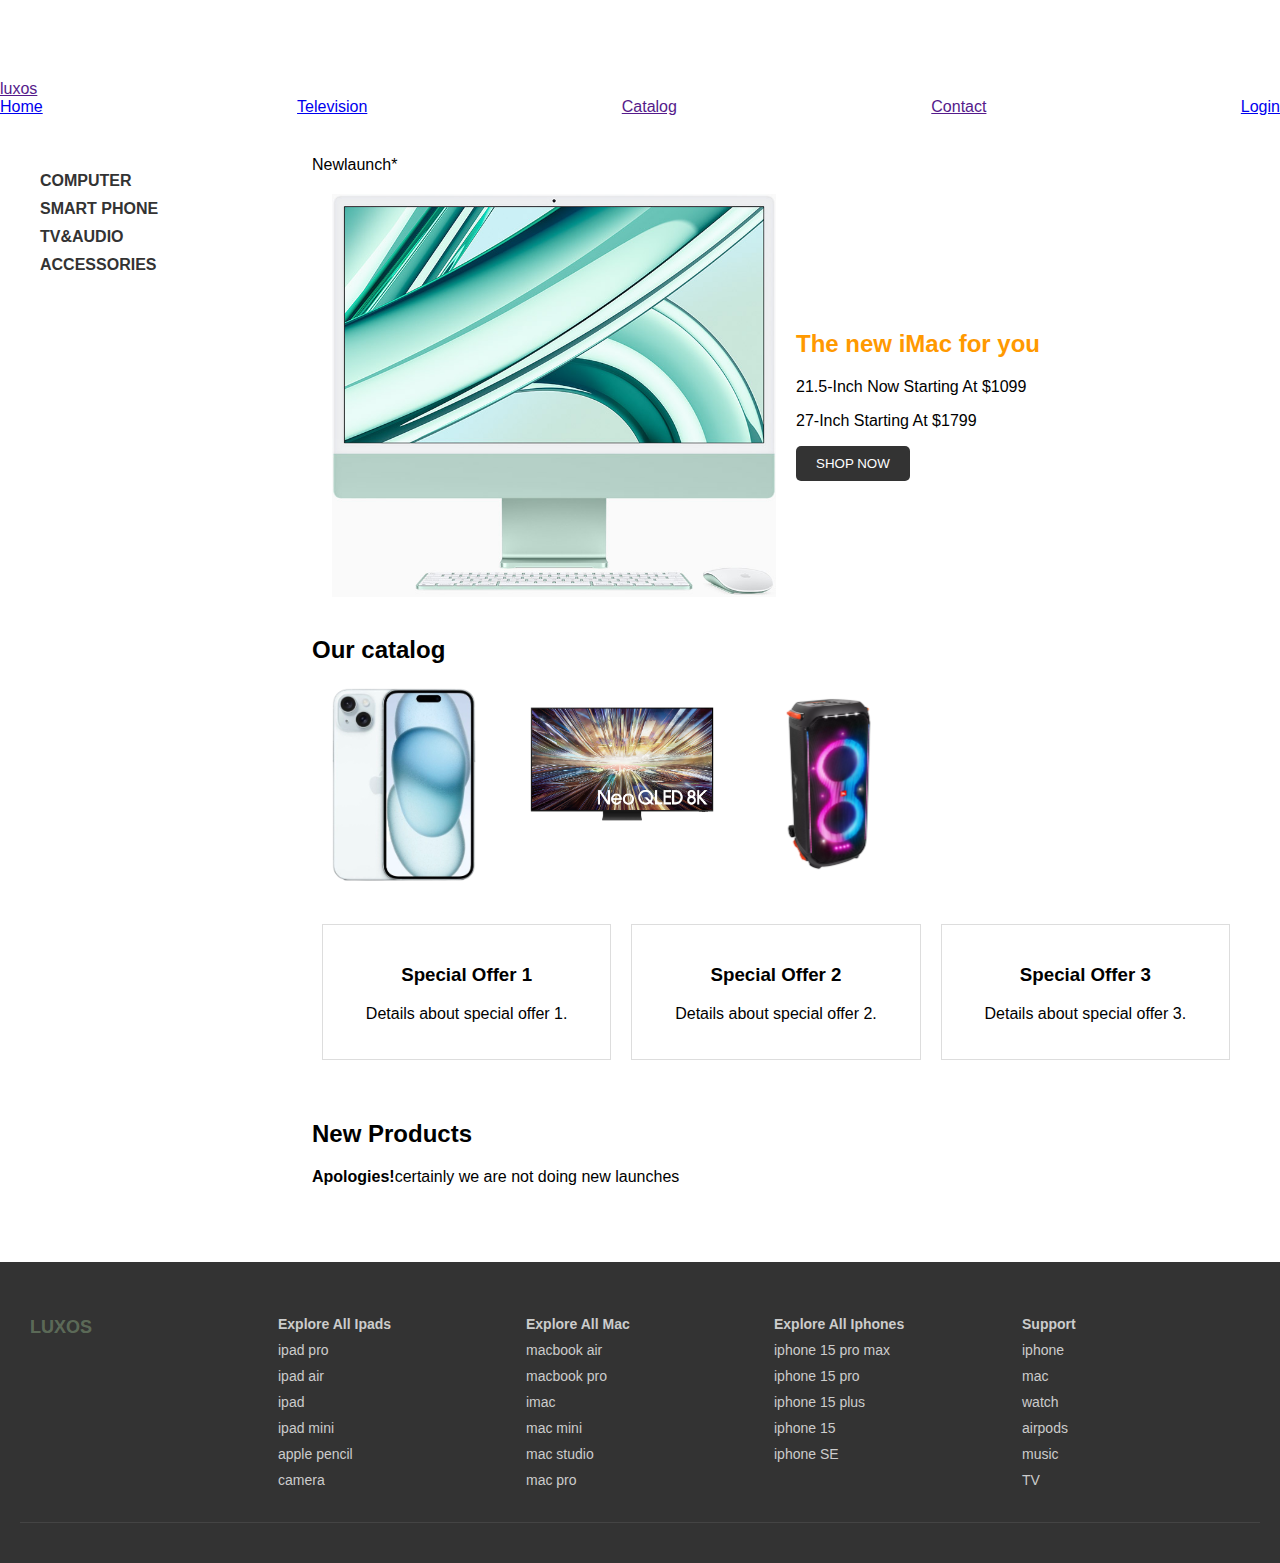
<file: index.html>
<!DOCTYPE html>
<html lang="en">
<head>
    <meta charset="UTF-8">
    <meta name="viewport" content="width=device-width, initial-scale=1.0">
    <title>Luxos</title>
    <link rel="stylesheet" href="header.css">
    <style>
        body {
            font-family:Arial, Helvetica, sans-serif;
            margin: 0;
            padding: 0;
            padding-top: 80px;
        }
        main {
            display: flex;
            padding: 20px;
        }

        aside {
            width: 20%;
            padding: 20px;
        }

        .categories {
            list-style: none;
            padding: 0;
        }

        .categories li {
            margin-bottom: 10px;
        }

        .categories li a {
            text-decoration: none;
            color: #333;
            font-weight: bold;
            transition: color 0.3s;
        }

        .categories li a:hover {
            color: rgba(84, 169, 61, 0.523);
        }

        .main-content {
            width: 80%;
            padding: 20px;
        }
        .imac-promo {
            display: flex;
            align-items: center;
            padding: 20px;
        }
        .imac-promo img {
            width: 50%;
        }

        .promo-details {
            margin-left: 20px;
        }

        .promo-details h2 {
            color: #ff9900;
        }

        .promo-details button {
            padding: 10px 20px;
            background-color: #333;
            color: white;
            border: none;
            cursor: pointer;
            transition: background-color 0.3s, transform 0.3s;
        }
        .promo-details button:hover {
            background-color: #555;
            transform: scale(1.05);
        }

        .image-gallery {
            display: flex;
            overflow-x: auto;
            margin-top: 20px;
            padding-bottom: 20px;
        }

        .image-gallery img {
            width: 200px;
            margin-right: 10px;
            transition: transform 0.3s;
        }

        .image-gallery img:hover {
            transform: scale(1.1);
        }

        .special-offers {
            display: flex;
            justify-content: space-between;
            padding: 20px 0;
        }

        .offer {
            flex: 1;
            margin: 0 10px;
            text-align: center;
            padding: 20px;
            border: 1px solid #ddd;
            transition: background-color 0.3s, transform 0.3s;
        }

        .offer:hover {
            background-color: #f9f9f9;
            transform: scale(1.05);
        }

        .new-products {
            padding: 20px 0;
        }

        footer {
            background-color: #333;
            color: #fff;
            padding: 40px 20px;
            font-size: 14px;
        }

        .footer-container {
            display: flex;
            justify-content: space-between;
            border-bottom: 1px solid #444;
            padding-bottom: 20px;
        }

        .footer-section {
            flex: 1;
            margin: 0 10px;
        }

        .footer-section h2 {
            font-size: 18px;
            margin-bottom: 10px;
            color:rgba(196, 245, 182, 0.303);
            transition: color 0.3s;
        }

        .footer-section p,
        .footer-section ul li a {
            color: #ccc;
            text-decoration: none;
            transition: color 0.3s;
        }

        .footer-section p:hover,
        .footer-section ul li a:hover,
        .footer-section h2:hover {
            color: rgba(196, 245, 182, 0.303);
        }

        .footer-section ul {
            list-style: none;
            padding: 0;
        }

        .footer-section ul li {
            margin-bottom: 10px;
        }

        .footer-bottom {
            display: flex;
            justify-content: space-between;
            align-items: center;
            padding-top: 20px;
        }
        .social-icons {
            display: flex;
            gap: 15px;
        }

        .social-icons a {
            color: #ccc;
            font-size: 18px;
            text-decoration: none;
            transition: color 0.3s;
        }
        .social-icons a:hover {
            color: rgba(196, 245, 182, 0.303);
        }
        .footer-bottom p {
            margin: 0;
            transition: color 0.3s;
        }
        .footer-bottom p:hover {
            color:rgba(196, 245, 182, 0.303);
        }
        #luxos{
            padding-right:350px;
        }
        .li:hover{
            transition: transform 0.3s;
            transform:scale(1.1);
        }
        #shopnow{
            border-radius: 5px;
        }
    #navbar{
        margin-top: 10px;
    }
    </style>
</head>
<body>
    <header class="header">
        <a href="" class="luxos">luxos</a>
        <nav class="navbar">
            <a href="luxos.html">Home</a>
            <a href="television.html">Television</a>
            <a href="">Catalog</a>
            <a href="">Contact</a>
            <a href="loginform.html">Login</a>
        </nav>
    </header>
    <main>
        <aside>
            <ul class="categories">
                <li><a href="#">COMPUTER</a></li>
                <li><a href="#">SMART PHONE</a></li>
                <li><a href="television.html">TV&AUDIO</a></li>
                <li><a href="#">ACCESSORIES</a></li>
            </ul>
        </aside>
        <section class="main-content">
            <h id="newlaunch">Newlaunch*</h>
            <div class="imac-promo">
                <img src="imacfront.jpg" alt="The new iMac">
                <div class="promo-details">
                    <h2>The new iMac for you</h2>
                    <p>21.5-Inch Now Starting At $1099</p>
                    <p>27-Inch Starting At $1799</p>
                    <a href="shopnow.html"><button id="shopnow">SHOP NOW</button></a>
                </div>
            </div>
            <h2>Our catalog</h2>
            <div class="image-gallery">
                <img src="iphone15plus.png" alt="Product Image 1">
                <a href="samsung8ktv.html"><img src="samsung8k.png" alt="Product Image 2"></a>
                <img src="partybox710.png" alt="Product Image 4">
            </div>
            <div class="special-offers">
                <div class="offer">
                    <h3>Special Offer 1</h3>
                    <p>Details about special offer 1.</p>
                </div>
                <div class="offer">
                    <h3>Special Offer 2</h3>
                    <p>Details about special offer 2.</p>
                </div>
                <div class="offer">
                    <h3>Special Offer 3</h3>
                    <p>Details about special offer 3.</p>
                </div>
            </div>
            <div class="new-products">
                <h2>New Products</h2>
                    <p> <b> Apologies!</b>certainly we are not doing new launches</p>
            </div>
        </section>
    </main>
    <footer>
        <div class="footer-container">
            <div class="footer-section logo">
                <h2>LUXOS</h2>
                <p></p>
            </div>
            <div class="footer-section">
                <ul>
                    <li class="li"><a href="#"><b>Explore All Ipads</b></a></li>
                    <li class="li"><a href="#">ipad pro</a></li>
                    <li class="li"><a href="#">ipad air</a></li>
                    <li class="li"><a href="#">ipad</a></li>
                    <li class="li"><a href="#">ipad mini</a></li>
                    <li class="li"><a href="#">apple pencil</a></li>
                    <li class="li"><a href="#">camera</a></li>
                </ul>
            </div>
            <div class="footer-section">
                <ul>
                    <li class="li"><a href="#"><b>Explore All Mac</b></a></li>
                    <li class="li"><a href="#">macbook air</a></li>
                    <li class="li"><a href="#">macbook pro</a></li>
                    <li class="li"><a href="#">imac</a></li>
                    <li class="li"><a href="#">mac mini</a></li>
                    <li class="li"><a href="#">mac studio</a></li>
                    <li class="li"><a href="#">mac pro</a></li>
                </ul>
            </div>
            
            <div class="footer-section">
                <ul>
                    <li class="li"><a href="#"><b>Explore All Iphones</b></a></li>
                    <li class="li"><a href="#">iphone 15 pro max</a></li>
                    <li class="li"><a href="#">iphone 15 pro</a></li>
                    <li class="li"><a href="#">iphone 15 plus</a></li>
                    <li class="li"><a href="#">iphone 15</a></li>
                    <li class="li"><a href="#">iphone SE</a></li>
                </ul>
            </div>
            <div class="footer-section">
                <ul>
                    <li class="li"><a href="#"><b>Support</b></a></li>
                    <li class="li"><a href="#">iphone</a></li>
                    <li class="li"><a href="#">mac</a></li>
                    <li class="li"><a href="#">watch</a></li>
                    <li class="li"><a href="#">airpods</a></li>
                    <li class="li"><a href="#">music</a></li>
                    <li class="li"><a href="#">TV</a></li>
                </ul>
            </div>
        </div>
    </footer>
</body>
</html>
</file>
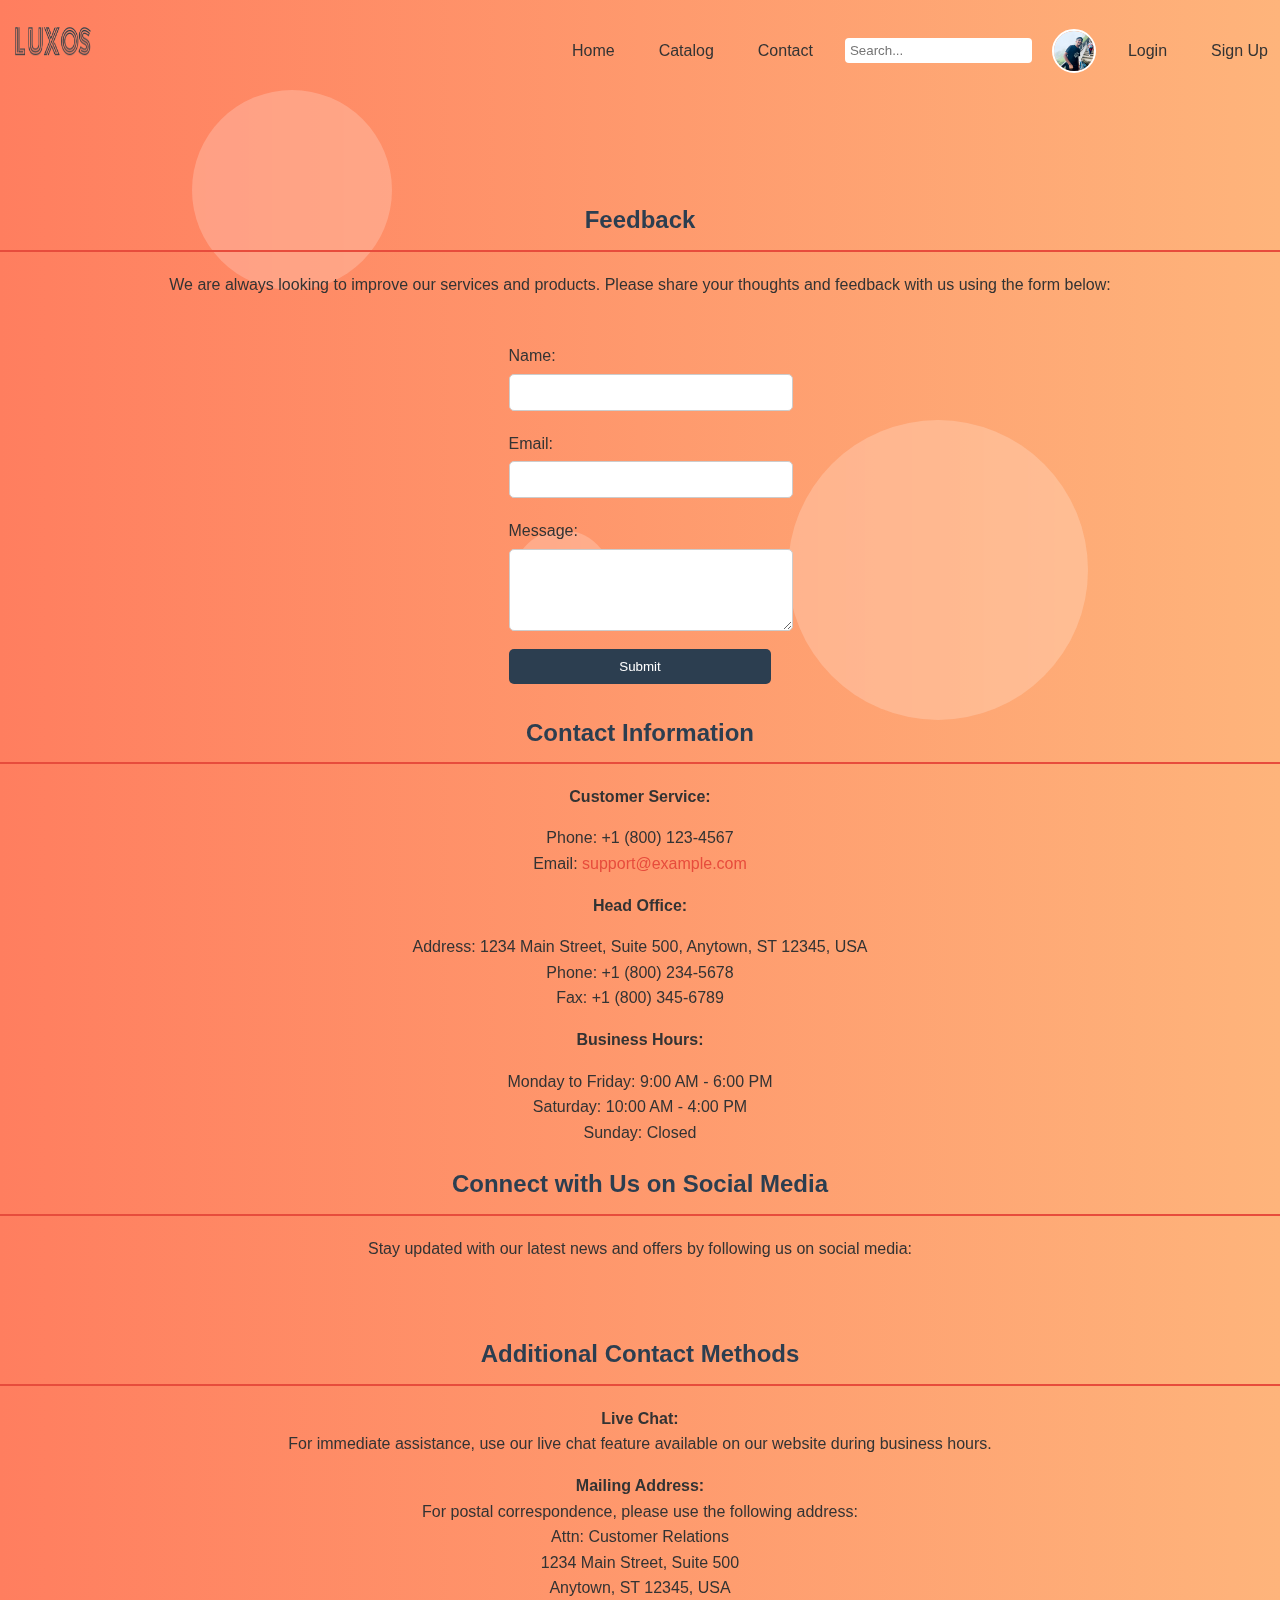
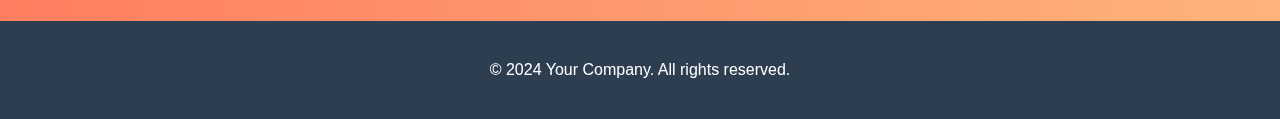
<file: contact.html>
<!DOCTYPE html>
<html lang="en">
<head>
    <meta charset="UTF-8">
    <meta name="viewport" content="width=device-width, initial-scale=1.0">
    <title>Contact Us</title>
        <style>
            .navbar {
                display: flex;
                justify-content: space-between;
                align-items: center;
                background-color:transparent;
                color: #fff;
                position: sticky;
            }
            
            .nav-left .nav-logo {
                font-size: 24px;
                font-weight: bold;
                color:#333;
                text-decoration: none;
            }
            
            .nav-right {
                display: flex;
                align-items: center;
                gap: 20px;
            }
            
            .nav-right .nav-menu {
                list-style: none;
                display: flex;
                gap: 20px;
            }
        
            .nav-right .nav-menu li a {
                color: #333;
                text-decoration: none;
                padding: 8px 12px;
                border-radius: 4px;
                transition: background-color 0.3s ease;
            }
            
            .nav-right .nav-menu li a:hover {
                background-color: #cdefd5;
            }
            
            .search-bar {
                padding: 5px;
                border: none;
                border-radius: 4px;
            }
            
            .profile-pic {
                width: 40px;
                height: 40px;
                border-radius: 50%;
                object-fit: cover;
                border: 2px solid #fff;
            }
            
            .login-btn, .signup-btn {
                color: #333;
                text-decoration: none;
                padding: 8px 12px;
                border-radius: 4px;
                transition: background-color 0.3s ease;
            }
            
            .login-btn:hover, .signup-btn:hover {
                background-color:#cdefd5 ;
            }
        body {
            font-family: 'Franklin Gothic Medium', 'Arial Narrow', Arial, sans-serif;
            line-height: 1.6;
            margin: 0;
            padding: 0;
            background: linear-gradient(to right, #ff7e5f, #feb47b);
            color: #333;
            overflow: hidden;
        }

        .background-circles {
            position: absolute;
            top: 0;
            left: 0;
            width: 100%;
            height: 100%;
            overflow: hidden;
            z-index: -1;
        }

        .circle {
            position: absolute;
            border-radius: 50%;
            background: rgba(255, 255, 255, 0.3);
            backdrop-filter: blur(10px);
            opacity: 0.7;
        }

        .circle.one {
            width: 200px;
            height: 200px;
            top: 10%;
            left: 15%;
        }

        .circle.two {
            width: 300px;
            height: 300px;
            bottom: 20%;
            right: 15%;
        }

        .circle.three {
            width: 100px;
            height: 100px;
            bottom: 30%;
            left: 40%;
        }
.circle.three
       
        .header h1 {
            margin: 0;
            font-size: 24px;
        }
        .main {
            padding: 20px;
            background: #fff;
            margin: 20px 0;
            box-shadow: 0 0 10px rgba(0, 0, 0, 0.1);
            border: 1px solid #ddd;
        }
        .main section {
            margin-bottom: 20px;
            padding: 20px;
            border-radius: 5px;
            background-color: #f4f4f4;
            border: 1px solid #ddd;
        }
        h2 {
            color: #2c3e50;
            border-bottom: 2px solid #e74c3c;
            padding-bottom: 10px;
            text-align: center;
        }
        p, form {
            text-align: center;
        }
        a {
            color: #e74c3c;
            text-decoration: none;
            transition: color 0.3s ease;
        }
        a:hover {
            color: #2c3e50;
            text-decoration: underline;
        }
        form {
            margin-top: 20px;
            display: inline-block;
            text-align: left;
        }
        form label {
            display: block;
            margin: 10px 0 5px;
        }
        form input, form textarea {
            width: 100%;
            padding: 10px;
            margin-bottom: 10px;
            border: 1px solid #ccc;
            border-radius: 5px;
        }
        form input[type="submit"] {
            background: #2c3e50;
            color: #fff;
            border: 0;
            cursor: pointer;
            transition: background 0.3s ease;
            width: 100%;
        }
        form input[type="submit"]:hover {
            background: #e74c3c;
        }
        .social-icons {
            text-align: center;
            margin-top: 10px;
        }
        .social-icons a {
            margin: 0 10px;
            text-decoration: none;
            color: #2c3e50;
            transition: color 0.3s ease;
            font-size: 1.5em;
        }
        .social-icons a:hover {
            color: #e74c3c;
        }
        footer {
            background: #2c3e50;
            color: #fff;
            text-align: center;
            padding: 20px;
            margin-top: 20px;
        }
        .containermain {
            margin-top: 100px;
        }
    </style>
    
</head>
<body>
    <header class="header">
        <nav class="navbar">
            <div class="nav-left">
                <a href="" class="nav-logo"><img src="luxos.png" alt="luxos" height="90px" width="100px"></a>
            </div>
            <div class="nav-right">
                <ul class="nav-menu">
                    <li><a href="#">Home</a></li>
                    <li><a href="#">Catalog</a></li>
                    <li><a href="#">Contact</a></li>
                </ul>
                <input type="text" class="search-bar" placeholder="Search...">
                <img src="mypp.jpg" alt="Profile" class="profile-pic">
                <a href="#" class="login-btn">Login</a>
                <a href="#" class="signup-btn">Sign Up</a>
            </div>
        </nav>
    </header>
    <div class="background-circles">
        <div class="circle one"></div>
        <div class="circle two"></div>
        <div class="circle three"></div>
    </div>
    <center>
        <div class="containermain">
            <section>
                <h2>Feedback</h2>
                <p>We are always looking to improve our services and products. Please share your thoughts and feedback with us using the form below:</p>
                <form action="submit_feedback.php" method="post">
                    <label for="name">Name:</label>
                    <input type="text" id="name" name="name">
                    
                    <label for="email">Email:</label>
                    <input type="email" id="email" name="email">
                    
                    <label for="message">Message:</label>
                    <textarea id="message" name="message" rows="4"></textarea>
                    
                    <input type="submit" value="Submit">
                </form>
            </section>
            <section>
                <h2>Contact Information</h2>
                <p><strong>Customer Service:</strong></p>
                <p>Phone: +1 (800) 123-4567<br>
                Email: <a href="mailto:support@example.com">support@example.com</a></p>
                
                <p><strong>Head Office:</strong></p>
                <p>Address: 1234 Main Street, Suite 500, Anytown, ST 12345, USA<br>
                Phone: +1 (800) 234-5678<br>
                Fax: +1 (800) 345-6789</p>
                
                <p><strong>Business Hours:</strong></p>
                <p>Monday to Friday: 9:00 AM - 6:00 PM<br>
                Saturday: 10:00 AM - 4:00 PM<br>
                Sunday: Closed</p>
            </section>
            <section>
                <h2>Connect with Us on Social Media</h2>
                <p>Stay updated with our latest news and offers by following us on social media:</p>
                <div class="social-icons">
                    <a href="https://facebook.com/yourpage" target="_blank"><i class="fab fa-facebook-f"></i></a>
                    <a href="https://twitter.com/yourprofile" target="_blank"><i class="fab fa-twitter"></i></a>
                    <a href="https://instagram.com/yourprofile" target="_blank"><i class="fab fa-instagram"></i></a>
                    <a href="https://linkedin.com/company/yourcompany" target="_blank"><i class="fab fa-linkedin-in"></i></a>
                </div>
            </section>
            <section>
                <h2>Additional Contact Methods</h2>
                <p><strong>Live Chat:</strong><br>
                For immediate assistance, use our live chat feature available on our website during business hours.</p>
                
                <p><strong>Mailing Address:</strong><br>
                For postal correspondence, please use the following address:<br>
                Attn: Customer Relations<br>
                1234 Main Street, Suite 500<br>
                Anytown, ST 12345, USA</p>
            </section>
        </div>
    </center>
    <footer>
        <p>&copy; 2024 Your Company. All rights reserved.</p>
    </footer>
    <script src="https://cdn.jsdelivr.net/npm/@popperjs/core@2.11.8/dist/umd/popper.min.js"></script>
<script src="https://cdn.jsdelivr.net/npm/bootstrap@5.3.3/dist/js/bootstrap.min.js"></script>
</body>
</html>
</file>
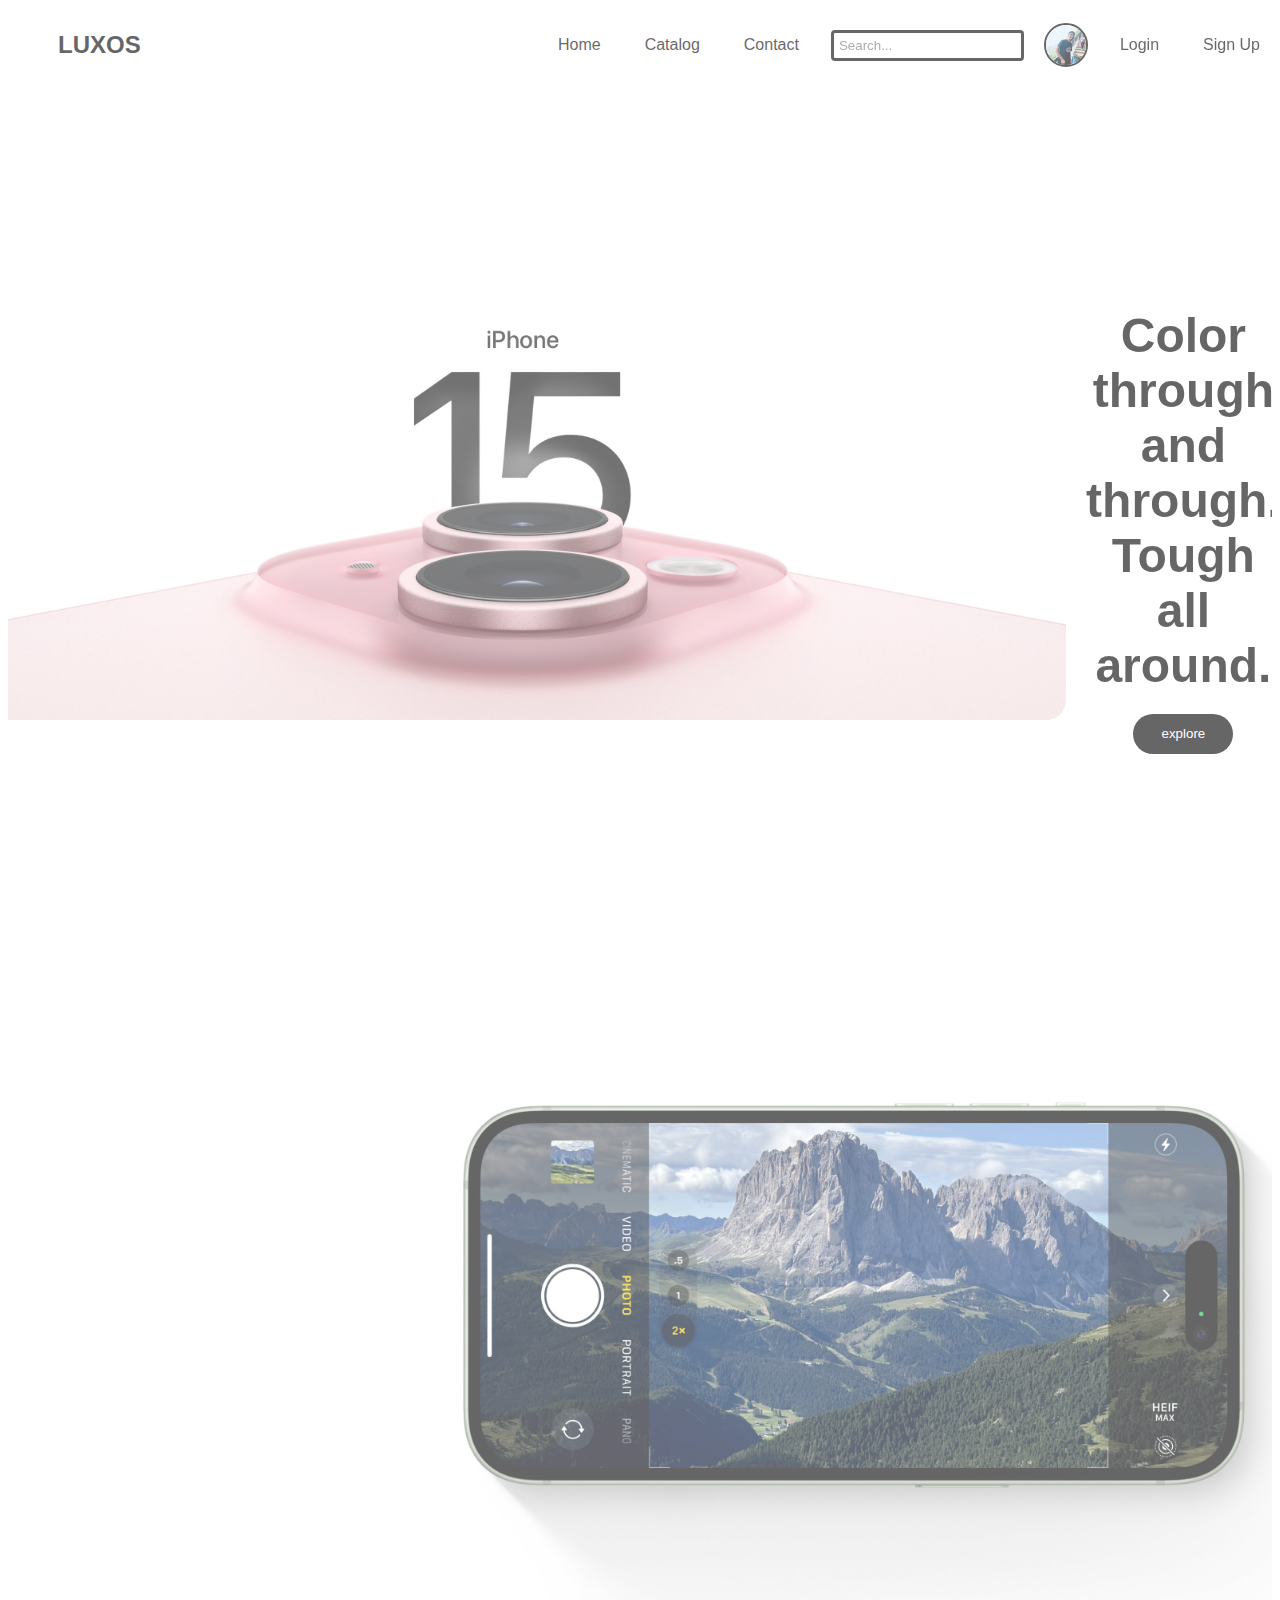
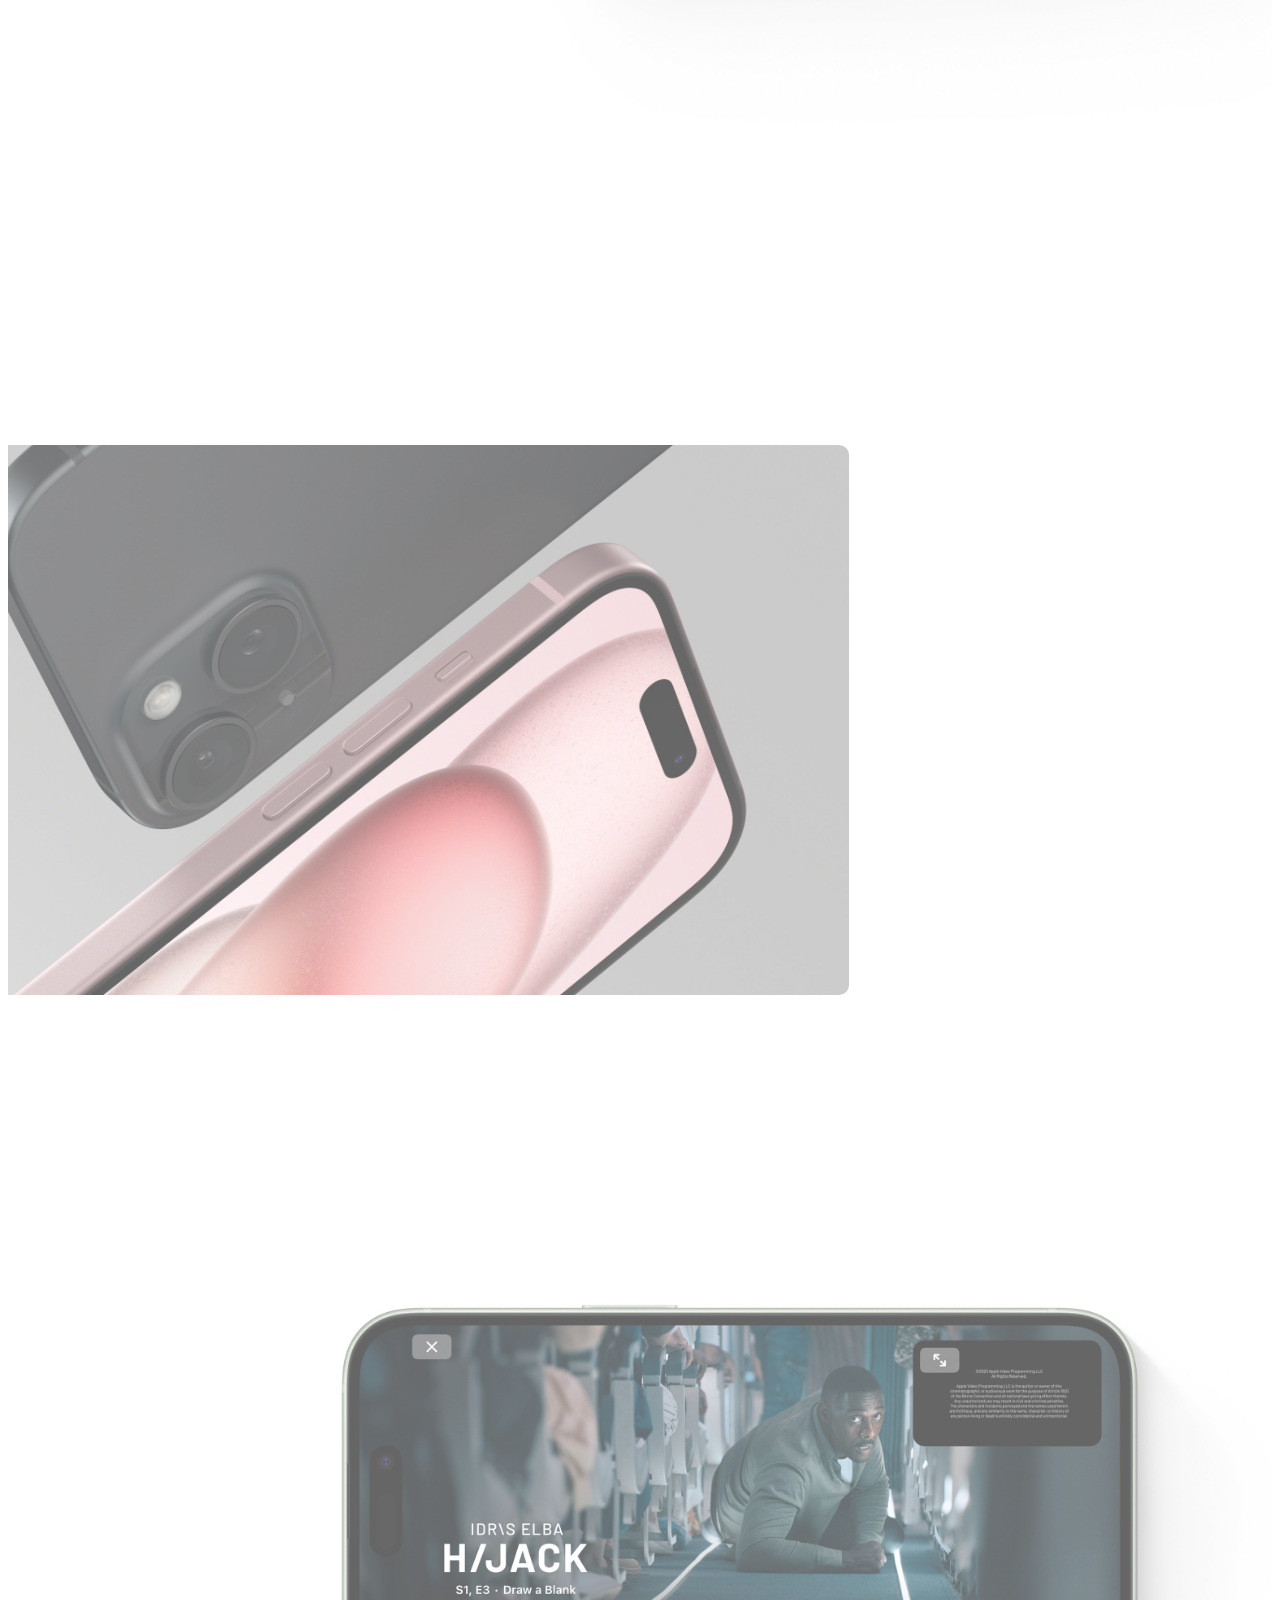
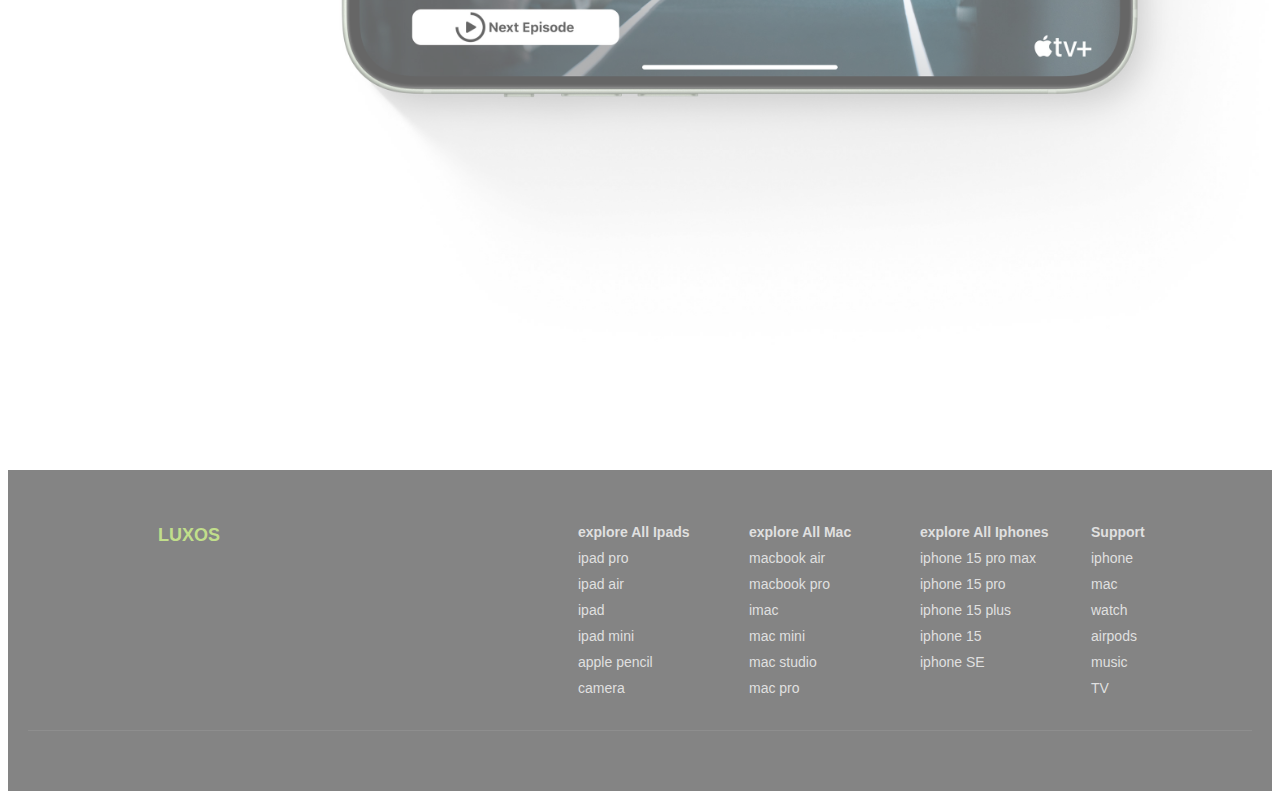
<file: iphone15plus.html>
<!DOCTYPE html>
<html lang="en">
<head>
    <meta charset="UTF-8">
    <meta name="viewport" content="width=device-width, initial-scale=1.0">
    <title>1.63 m QN800D Neo QLED 8K Smart TV</title>
    <link rel="stylesheet" href="https://unpkg.com/swiper/swiper-bundle.min.css">
    <style>
        body {
        font-family:Arial, Helvetica, sans-serif;
        margin-top: 20px;
        opacity: 0;
        transition: opacity 0.2s ease;
    }
    .navbar {
        display: flex;
        justify-content: space-between;
        align-items: center;
        background-color:white;
        color: black;
        position: sticky;
    }
    
    .nav-left .nav-logo {
        font-size: 24px;
        font-weight: bold;
        margin-left: 50px;
        color:black;
        text-decoration: none;
    }
    
    .nav-right {
        display: flex;
        align-items: center;
        gap: 20px;
    }
    
    .nav-right .nav-menu {
        list-style: none;
        display: flex;
        gap: 20px;
    }
    
    .nav-right .nav-menu li a {
        color: black;
        text-decoration: none;
        padding: 8px 12px;
        border-radius: 4px;
        transition: background-color 0.3s ease;
    }
    
    .nav-right .nav-menu li a:hover {
        background-color: #cdefd5;
    }
    
    .search-bar {
        padding: 5px;
        border: solid black;
        border-radius: 4px;

    }
    .profile-pic {
        width: 40px;
        height: 40px;
        border-radius: 50%;
        object-fit: cover;
        border: 2px solid black;
    }
    
    .login-btn, .signup-btn {
        color: black;
        text-decoration: none;
        padding: 8px 12px;
        border-radius: 4px;
        transition: background-color 0.3s ease;
    }
    
    .login-btn:hover, .signup-btn:hover {
        background-color:#cdefd5 ;
    }
        footer {
            background-color: #333;
            color: #fff;
            padding: 40px 20px;
            font-size: 14px;
        }

        .footer-container {
            display: flex;
            justify-content: space-between;
            border-bottom: 1px solid #444;
            padding-bottom: 20px;
        }

        .footer-section {
            flex: 1;
            margin: 0 10px;
        }

        .footer-section h2 {
            font-size: 18px;
            margin-bottom: 10px;
            color: #98c93e;
            transition: color 0.3s;
        }

        .footer-section p,
        .footer-section ul li a {
            color: #ccc;
            text-decoration: none;
            transition: color 0.3s;
        }

        .footer-section p:hover,
        .footer-section ul li a:hover,
        .footer-section h2:hover {
            color: #98c93e;
        }

        .footer-section ul {
            list-style: none;
            padding: 0;
        }

        .footer-section ul li {
            margin-bottom: 10px;
        }

        .footer-bottom {
            display: flex;
            justify-content: space-between;
            align-items: center;
            padding-top: 20px;
        }

        .social-icons {
            display: flex;
            gap: 15px;
        }

        .social-icons a {
            color: #ccc;
            font-size: 18px;
            text-decoration: none;
            transition: color 0.3s;
        }

        .social-icons a:hover {
            color: #98c93e;
        }

        .footer-bottom p {
            margin: 0;
            transition: color 0.3s;
        }

        .footer-bottom p:hover {
            color: #98c93e;
        }
    #luxos{
        padding-right: 550px;
    }
    .scroll-section {
        height: 100vh;
        display: flex;
        justify-content: center;
        align-items: center;
        position: relative;
        overflow: hidden;
        color: white;
        text-align: center;
    }


    .content {
        position: relative;
        z-index: 1;
        max-width: 800px;
        padding: 20px;
        color: black;
        border-radius: 10px;

    }
    .content h2, .content p,.content h1 ,.content button {
        opacity: 0;
        transform: translateY(50px);
        transition: opacity 1s ease-in-out, transform 1s ease-in-out;
    }
    .content.visible h2, .content.visible p , .content.visible h1 , .content.visible button {
        opacity: 1;
        transform: translateY(0);
    }
    .content h1{
        transition-delay: 0.1s;
    }
    .content h2 {
        transition-delay: 0.2s;
    }
    .content p {
        transition-delay: 0.3s;
    }
    .content button {
        transition-delay: 0.3s;
    }
    .imgremote{
        border-radius: 20px;
    }
    .proccesor{
        border-radius: 10px;
    }
    .imgbrradius{
        border-radius: 20px;
    }
    .content{
        word-break: keep-all;
        width: 630px;
    }
        h2{
            width: 400px;
            padding-left: 120px;
        }
        mark{
            background-color: greenyellow;
        }
        button{
                bottom: 10px;
                right: 10px;
                background-color:black;
                color: white;
                border: none;
                height: 40px;
                width: 100px;
                border-radius: 20px;
                cursor: pointer;

        }
    </style>
</head>
<body>
    <header class="header">
        <nav class="navbar">
            <div class="nav-left">
                <a href="luxos.html" class="nav-logo">LUXOS</a>
            </div>
            <div class="nav-right">
                <ul class="nav-menu">
                    <li><a href="luxos.html">Home</a></li>
                    <li><a href="#">Catalog</a></li>
                    <li><a href="#">Contact</a></li>
                </ul>
                <input type="text" class="search-bar" placeholder="Search...">
                <img src="mypp.jpg" alt="Profile" class="profile-pic">
                <a href="#" class="login-btn">Login</a>
                <a href="#" class="signup-btn">Sign Up</a>
            </div>
        </nav>
    </header>
    <section class="scroll-section" id="section1">
        <img src="15pluscarosuel.png" height="400px" class="imgbrradius">
    <div class="content">
        <h1><b><font size="7">Color through
            and through.
            Tough all around.</font></b></h1>
            <a href="television.html"><button  onclick="buyNow()">explore</button></a>
    </div>
</section>
<section class="scroll-section" id="section2">
    <div class="content">
        <h1><b><font size="7">All-new 48MP Main camera.
            For breathtaking, smile-making picture taking.</font></b></h1>
        <h2>Up to
            4x resolution
            to capture incredible detail</h2>
        
    </div>
    <img src="iphonecamera.jpg" class="proccesor" height="650px">
</section>
<section class="scroll-section" id="section3">
    <img src="iphoneshades.jpg" height="550px" class="proccesor">
    <div class="content">
        <h1><b><font size="7">Designed to make a difference.</font></b></h1>
        <h2>The enclosure of iPhone 15 has
            <mark>75% recycled aluminum</mark></h2>
    </div>
</section>
<section class="scroll-section" id="section4">
    <div class="content">
        <h1><b><font size="7">AAll-day battery life. For all the things you want to keep doing.</font></b></h1>
        <p>Innovation and functionality that elevate your experience.</p>
    </div>
    <img src="iphonebattery.jpg"  height="650px" class="imgremote">
</section>
    <footer>
        <div class="footer-container">
            <div class="footer-section logo">
                <h2>LUXOS</h2>
                <p></p>
            </div>
            <div class="footer-section">
                <ul>
                    <li class="li"><a href="#"><b>explore All Ipads</b></a></li>
                    <li class="li"><a href="#">ipad pro</a></li>
                    <li class="li"><a href="#">ipad air</a></li>
                    <li class="li"><a href="#">ipad</a></li>
                    <li class="li"><a href="#">ipad mini</a></li>
                    <li class="li"><a href="#">apple pencil</a></li>
                    <li class="li"><a href="#">camera</a></li>
                </ul>
            </div>
            <div class="footer-section">
                <ul>
                    <li class="li"><a href="#"><b>explore All Mac</b></a></li>
                    <li class="li"><a href="#">macbook air</a></li>
                    <li class="li"><a href="#">macbook pro</a></li>
                    <li class="li"><a href="#">imac</a></li>
                    <li class="li"><a href="#">mac mini</a></li>
                    <li class="li"><a href="#">mac studio</a></li>
                    <li class="li"><a href="#">mac pro</a></li>
                </ul>
            </div>
            
            <div class="footer-section">
                <ul>
                    <li class="li"><a href="#"><b>explore All Iphones</b></a></li>
                    <li class="li"><a href="#">iphone 15 pro max</a></li>
                    <li class="li"><a href="#">iphone 15 pro</a></li>
                    <li class="li"><a href="#">iphone 15 plus</a></li>
                    <li class="li"><a href="#">iphone 15</a></li>
                    <li class="li"><a href="#">iphone SE</a></li>
                </ul>
            </div>
            <div class="footer-section">
                <ul>
                    <li class="li"><a href="#"><b>Support</b></a></li>
                    <li class="li"><a href="#">iphone</a></li>
                    <li class="li"><a href="#">mac</a></li>
                    <li class="li"><a href="#">watch</a></li>
                    <li class="li"><a href="#">airpods</a></li>
                    <li class="li"><a href="#">music</a></li>
                    <li class="li"><a href="#">TV</a></li>
                </ul>
            </div>
        </div>
        <div class="footer-bottom">
            <div class="social-icons">
                <a href="#"><i class="fa-brands fa-github"></i></a>
                <a href="#"><i class="fa-brands fa-facebook"></i></a>
                <a href="#"><i class="fa-brands fa-instagram"></i></a>
            </div>
        </div>
    </footer>
    <script src="https://unpkg.com/swiper/swiper-bundle.min.js"></script>
    <script src="https://unpkg.com/swiper/swiper-bundle.min.js"></script>
<script>
    window.onload = function() {
        fadeIn(document.body); // Call the fadeIn function when the window loads
      };
    
      function fadeIn(element) {
        var opacity = 0;
        var timer = setInterval(function() {
          if (opacity >= 1) {
            clearInterval(timer);
          }
          element.style.opacity = opacity;
          opacity += 0.1; // Adjust the increment for smoother or faster animation
        }, 100); // Adjust the interval for smoother or faster animation
      } 
    const mainImage = document.getElementById('mainImage');
    const images = document.querySelectorAll('.image-selector input');

    images.forEach(image => {
        image.addEventListener('change', function () {
            const selectedImage = this.nextElementSibling.querySelector('img').src;
            mainImage.src = selectedImage;
        });
    });

    const swiper = new Swiper('.swiper-container', {
        loop: true,
        pagination: {
            el: '.swiper-pagination',
            clickable: true,
        },
    });
    document.addEventListener('DOMContentLoaded', function() {
        const sections = document.querySelectorAll('.scroll-section');
        const header = document.querySelector('header');

        const observer = new IntersectionObserver(entries => {
            entries.forEach(entry => {
                if (entry.isIntersecting) {
                    entry.target.querySelector('.content').classList.add('visible');
                }
            });
        }, { threshold: 0.5 });

        sections.forEach(section => {
            observer.observe(section);
        });

        window.addEventListener('scroll', () => {
            if (window.scrollY > 50) {
                header.classList.add('scrolled');
            } else {
                header.classList.remove('scrolled');
            }
        });
    });
</script>
</body>
</html>
</file>
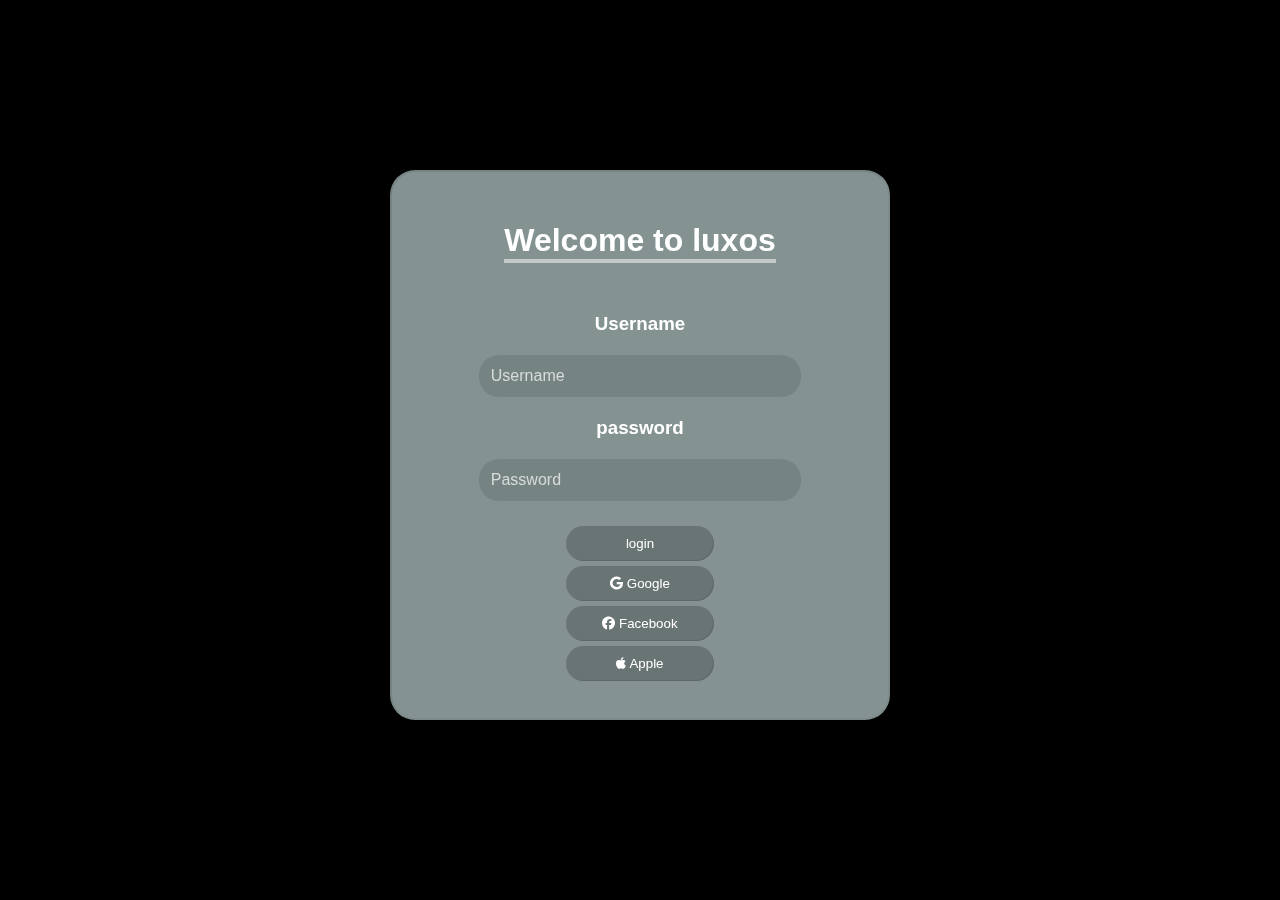
<file: loginform.html>
<!DOCTYPE html>
<html lang="en">
<head>
    <meta charset="UTF-8">
    <meta name="viewport" content="width=device-width, initial-scale=1.0">
    <title>Document</title>
    <style>
        body{
            font-family: 'Franklin Gothic Medium', 'Arial Narrow', Arial, sans-serif;
            background-color: black;
        }
        *{
            margin: 0;
            padding: 0;
            box-sizing: border-box;
        }
        section{
            position: relative;
            width: 100%;
            height: 100vh;
            overflow: hidden;
        }
        section .wave {
            position: absolute;
            bottom: 0;
            left: 0;
            width: 100%;
            height: 100px;
            background: url('wave.png');
            background-size:1000px 100px;
        }
        section .wave.wave1{
            animation: animate 30s linear infinite;
            z-index: 1000;
            opacity: 1;
            animation-delay: 0s;
            bottom: 0;
        }
        section .wave.wave2{
            animation: animate 15s linear infinite;
            z-index:999;
            opacity: 0.5;
            animation-delay: -5s;
            bottom: 10px;
        }
        section .wave.wave3{
            animation: animate 15s linear infinite;
            z-index:999;
            opacity: 0.2;
            animation-delay: -2s;
            bottom: 10px;
        }
        section .wave.wave4{
            animation: animate 15s linear infinite;
            z-index:997;
            opacity: 0.7;
            animation-delay: -5s;
            bottom: 10px;
        }
        @keyframes animate
        {
            0%
            {
                background-position-x:0;
            }
            100%
            {
                background-position-x:1000px;
            }
        } 
        .hello{
            color: white;
        }
        .logincontainer{
        display: flex;
        flex-direction: column;
        height: 550px;
        width: 500px;
        border: 1px solid transparent;
        align-items: center;
        margin: auto;
        margin-top: 50px;
        box-shadow: inset -5px -5px -5px rgba(0,0,0,0.1);
        border: 2px inset rgba(0,0,0,0.1);
        border-radius: 25px;
        margin-top: 170px;
        background-color:rgba(210, 233, 232, 0.627);
        backdrop-filter: blur(100px);
        
        }
h1{
    color: white;
    font-size: 2rem;
    border-bottom: 4px solid rgba(255, 255, 255,0.5);
    margin: 50px;

}
.boxes{
    padding: 12px;
    margin: 20px;
    width: 65%;
    border: none;
    border-radius:20px;
    background-color: rgba(0,0,0,0.1);
    box-shadow: inset -5px -5px -5px rgba(0,0,0,0.1);
    color: white;
    font-size: 1rem;
}
#submit{
    padding: 10px 20px;
    margin-top: 5px;
    width: 30%;
    background-color: rgba(0,0,0,0.2);
    box-shadow: inset -1px -1px rgba(0,0,0,0.1);
    color: white;
    border: none;
    outline: none;
    border-radius: 20px;
    font: 1em;
}
#submit:hover{
    cursor: pointer;
    background-color: rgba(255, 255, 255,0.1);
    color: white;
}
::placeholder{
    color: white;
    opacity: 0.7;
}
button{
    padding: 10px 20px;
    margin-top: 5px;
    width: 30%;
    background-color: rgba(0,0,0,0.2);
    box-shadow: inset -1px -1px rgba(0,0,0,0.1);
    color: white;
    border: none;
    outline: none;
    border-radius: 20px;
    font: 1em;
} 
button:hover{
    cursor: pointer;
    background-color: rgba(255, 255, 255,0.1);
    color: white;
}
.bg .shape{
    height: 200px;
    width: 200px;
    position: absolute;
    border-radius: 50%;
    z-index: -1;
}
.bg .shape:nth-child(1){
    background: linear-gradient(#1845ad,#23a2f6);
    left: 600px;
    top: 90px;
}
.bg .shape:nth-child(2){
    background: linear-gradient( to right,
    #ff512f ,#f09819);
    left: 1150px;
    top: 580px;
}
    </style>
    <link rel="stylesheet" href="https://cdnjs.cloudflare.com/ajax/libs/font-awesome/6.5.2/css/all.min.css">
</head>
<body>
    <section>
    <div class="logincontainer">
        <h1 class="hello" >Welcome to luxos</h1>
        <h3 class="hello" >Username</h3>
        <input type="text" class="boxes" placeholder="Username">
        <h3 class="hello" >password</h3>
        <input type="password" class="boxes" placeholder="Password">
        <input type="submit" value="login" id="submit">

        <button><i class="fa-brands fa-google"></i> Google</button>
        <button><i class="fa-brands fa-facebook"></i> Facebook</button>
        <button><i class="fa-brands fa-apple"></i> Apple</button>
    </div>
    </section>
</body>
</html>
</file>
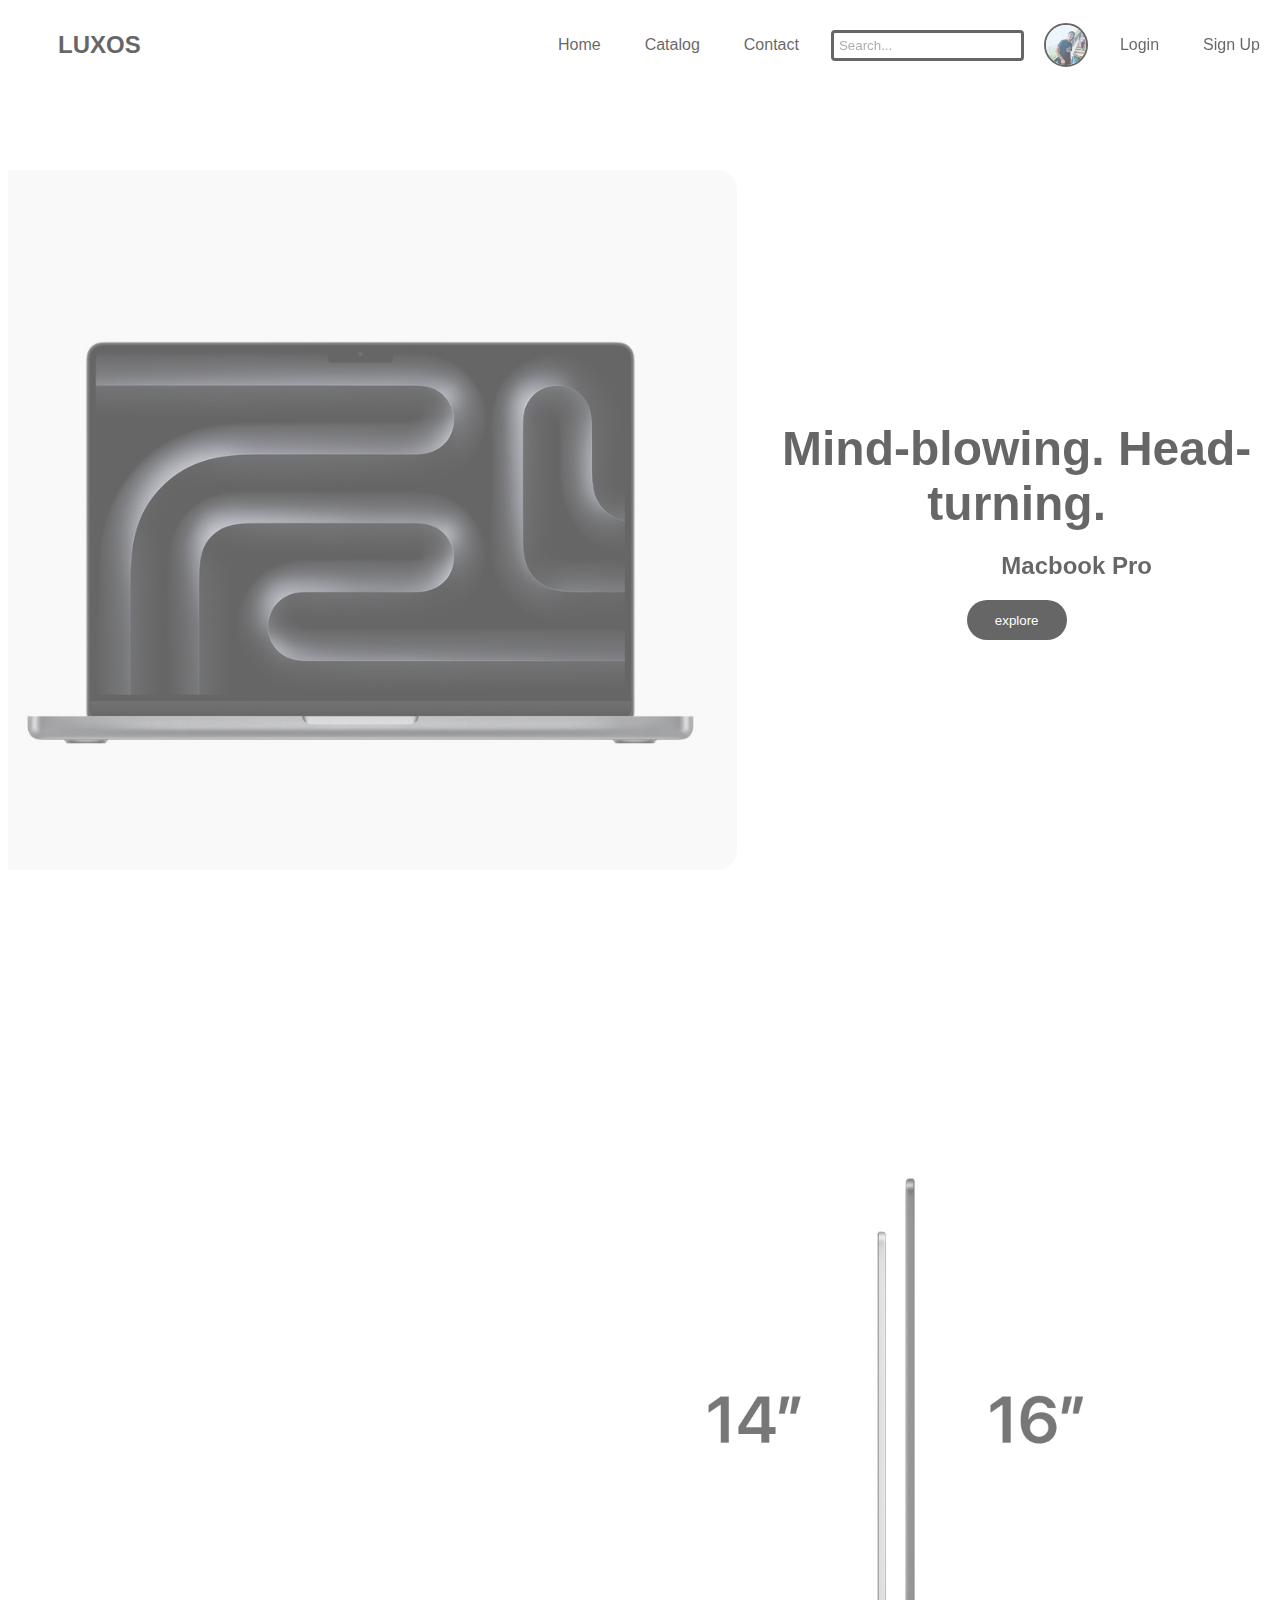
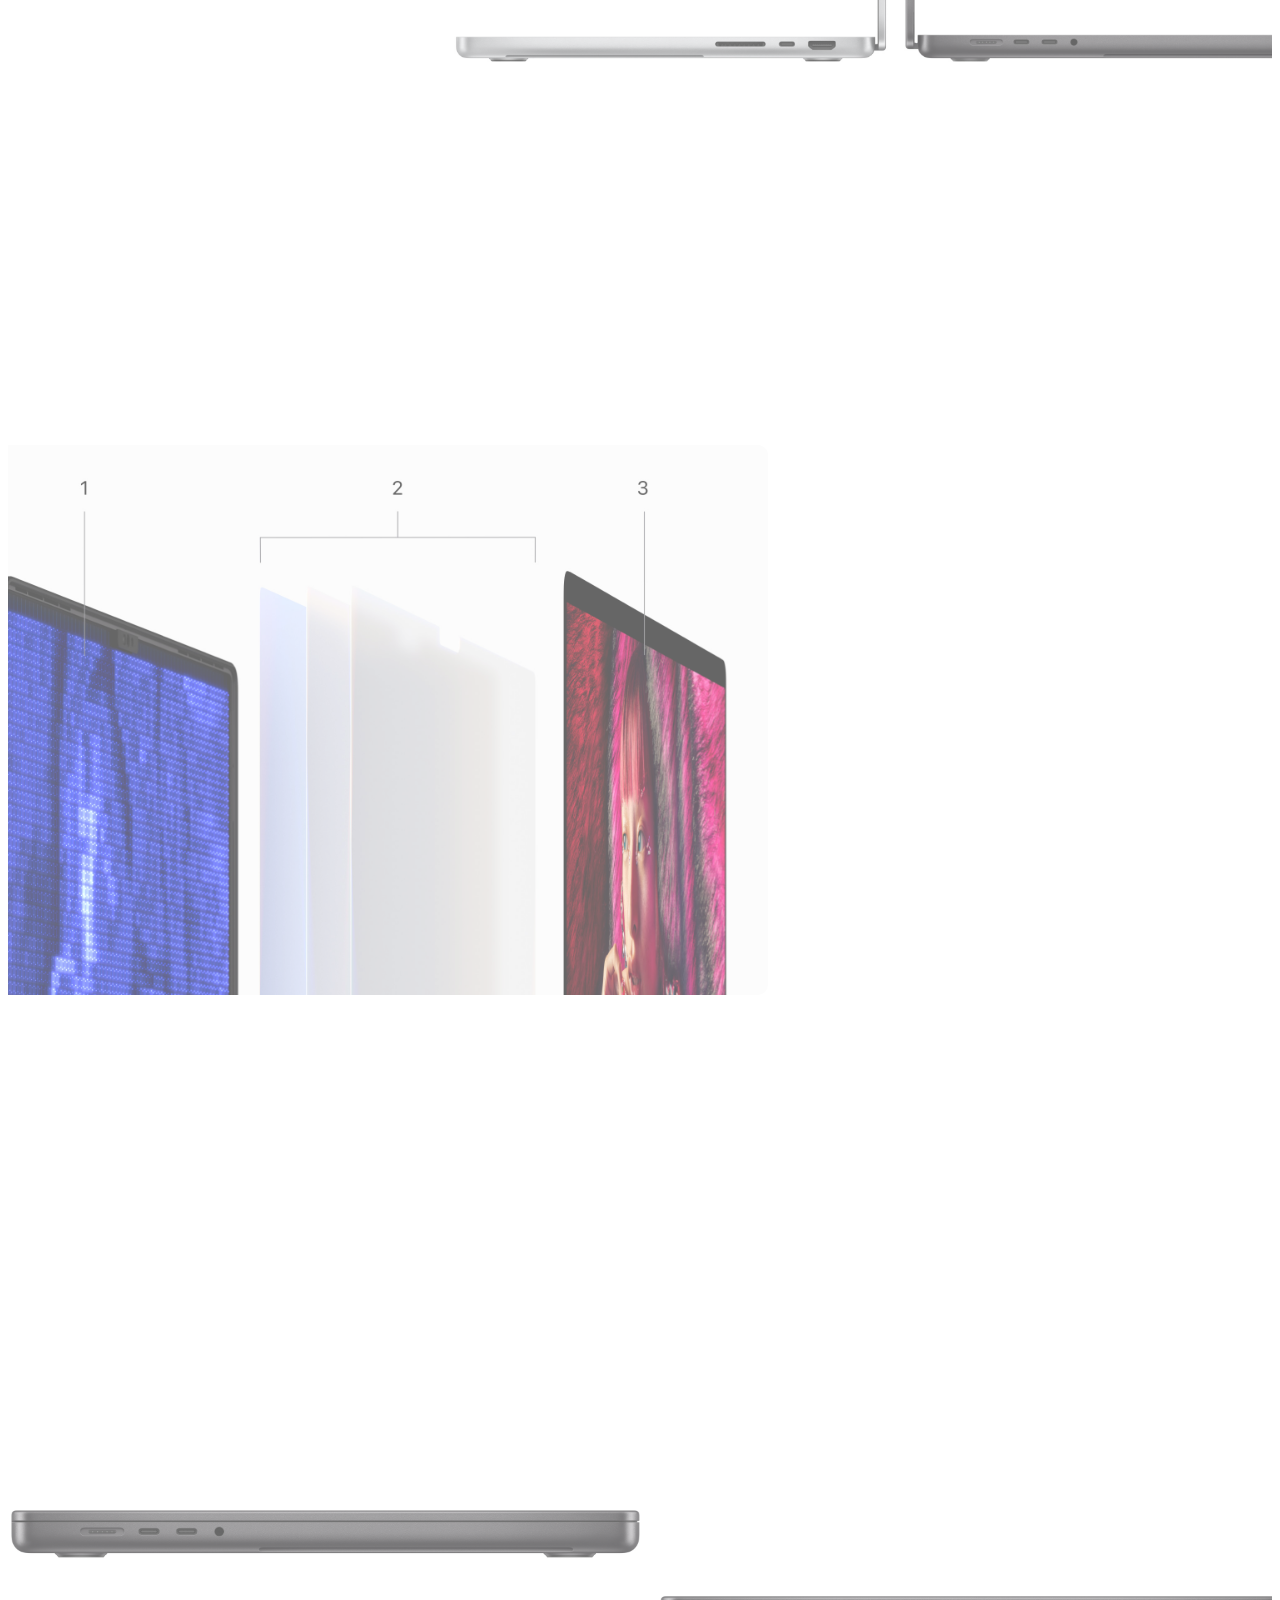
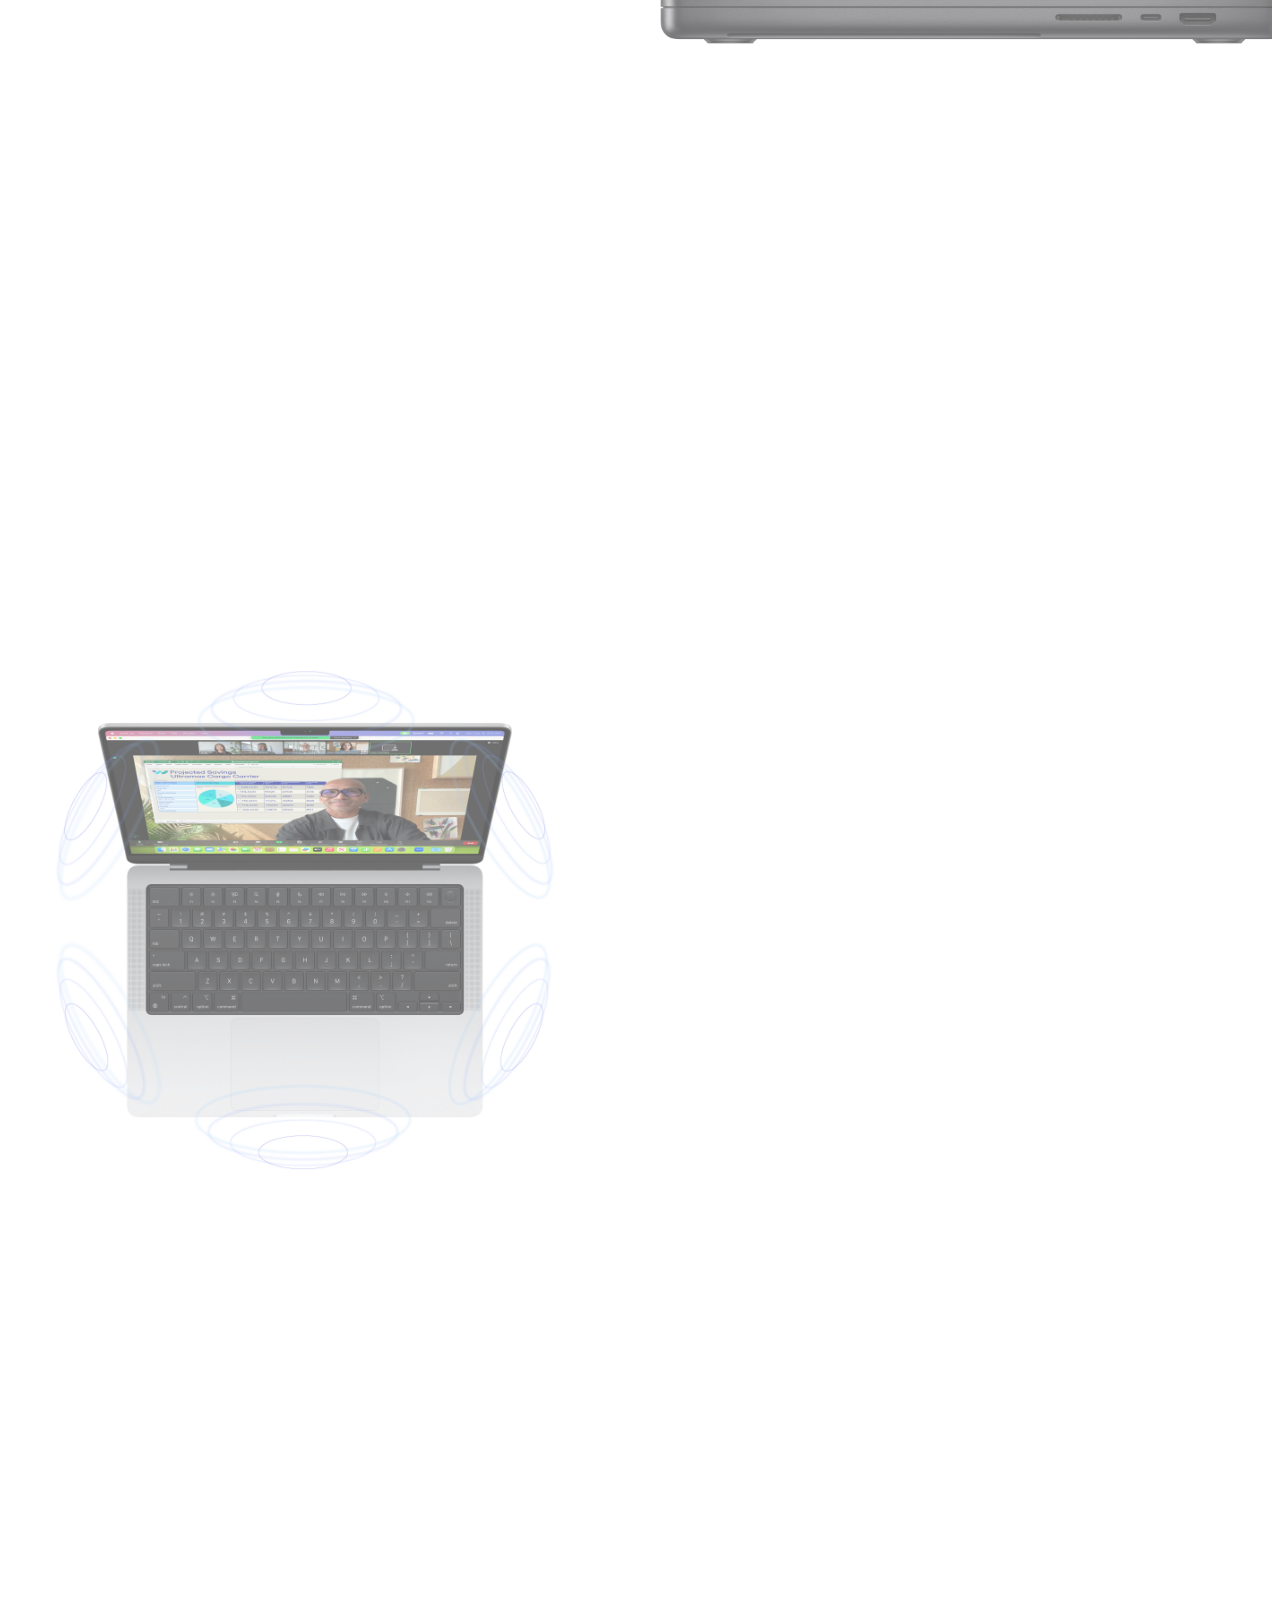
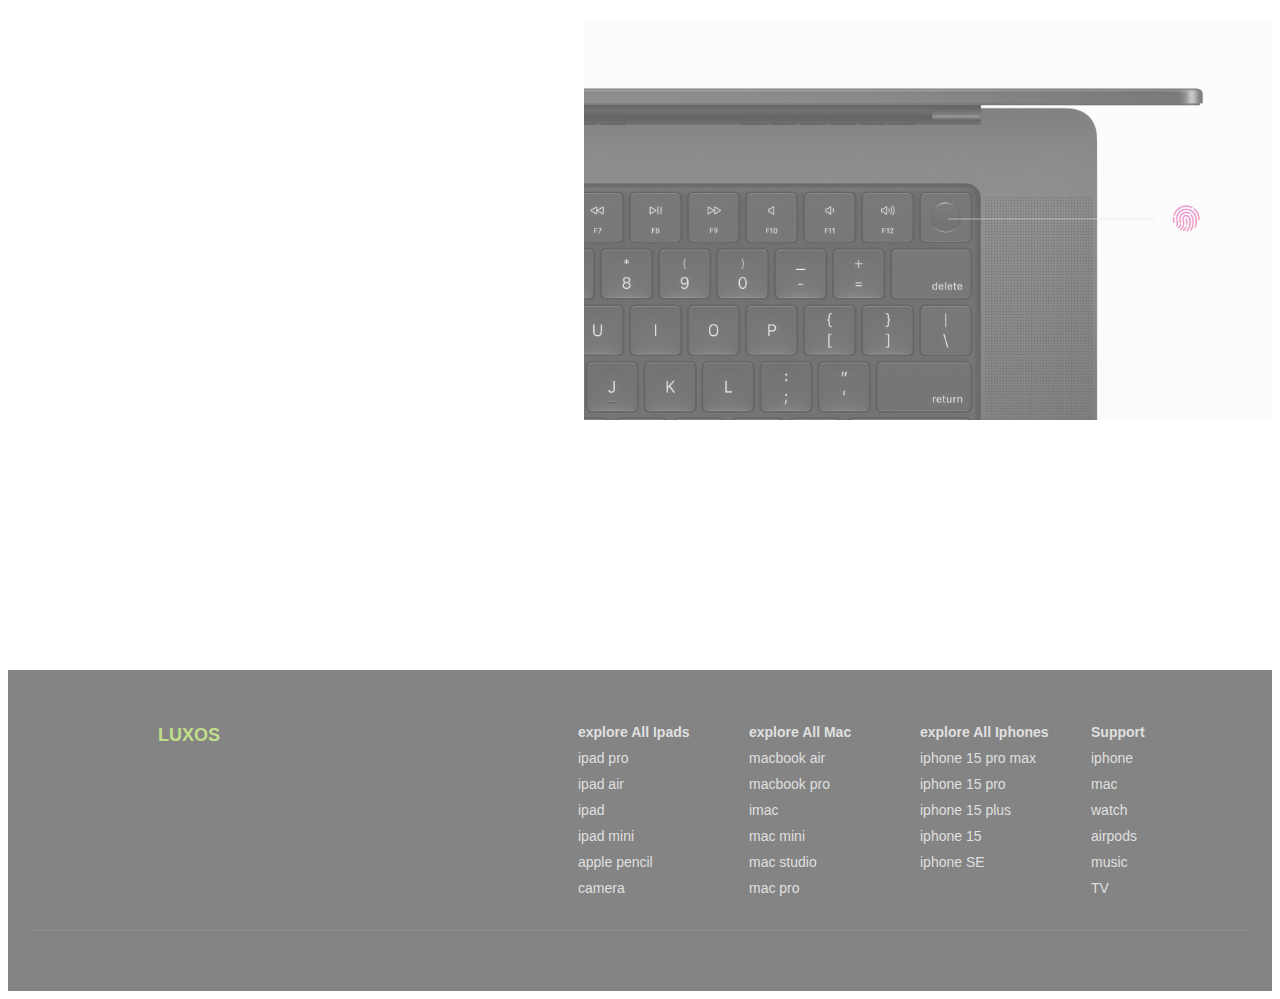
<file: macbook.html>
<!DOCTYPE html>
<html lang="en">
<head>
    <meta charset="UTF-8">
    <meta name="viewport" content="width=device-width, initial-scale=1.0">
    <title>1.63 m QN800D Neo QLED 8K Smart TV</title>
    <link rel="stylesheet" href="https://unpkg.com/swiper/swiper-bundle.min.css">
    <link rel="stylesheet" href="https://cdnjs.cloudflare.com/ajax/libs/font-awesome/6.5.2/css/all.min.css" integrity="sha512-SnH5WK+bZxgPHs44uWIX+LLJAJ9/2PkPKZ5QiAj6Ta86w+fsb2TkcmfRyVX3pBnMFcV7oQPJkl9QevSCWr3W6A==" crossorigin="anonymous" referrerpolicy="no-referrer" />
    <style>
        body {
        font-family:Arial, Helvetica, sans-serif;
        margin-top: 20px;
        opacity: 0;
        transition: opacity 0.2s ease;
    }
    
    body {
        opacity: 0;
        transition: opacity 1s ease-in-out;
      }
      body.fade-in-active {
        opacity: 1;
      }
    .navbar {
        display: flex;
        justify-content: space-between;
        align-items: center;
        background-color:white;
        color: black;
        position: sticky;
    }
    
    .nav-left .nav-logo {
        font-size: 24px;
        font-weight: bold;
        margin-left: 50px;
        color:black;
        text-decoration: none;
    }
    
    .nav-right {
        display: flex;
        align-items: center;
        gap: 20px;
    }
    
    .nav-right .nav-menu {
        list-style: none;
        display: flex;
        gap: 20px;
    }
    
    .nav-right .nav-menu li a {
        color: black;
        text-decoration: none;
        padding: 8px 12px;
        border-radius: 4px;
        transition: background-color 0.3s ease;
    }
    
    .nav-right .nav-menu li a:hover {
        background-color: #cdefd5;
    }
    
    .search-bar {
        padding: 5px;
        border: solid black;
        border-radius: 4px;

    }
    .profile-pic {
        width: 40px;
        height: 40px;
        border-radius: 50%;
        object-fit: cover;
        border: 2px solid black;
    }
    
    .login-btn, .signup-btn {
        color: black;
        text-decoration: none;
        padding: 8px 12px;
        border-radius: 4px;
        transition: background-color 0.3s ease;
    }
    
    .login-btn:hover, .signup-btn:hover {
        background-color:#cdefd5 ;
    }
        footer {
            background-color: #333;
            color: #fff;
            padding: 40px 20px;
            font-size: 14px;
        }

        .footer-container {
            display: flex;
            justify-content: space-between;
            border-bottom: 1px solid #444;
            padding-bottom: 20px;
        }

        .footer-section {
            flex: 1;
            margin: 0 10px;
        }

        .footer-section h2 {
            font-size: 18px;
            margin-bottom: 10px;
            color: #98c93e;
            transition: color 0.3s;
        }

        .footer-section p,
        .footer-section ul li a {
            color: #ccc;
            text-decoration: none;
            transition: color 0.3s;
        }

        .footer-section p:hover,
        .footer-section ul li a:hover,
        .footer-section h2:hover {
            color: #98c93e;
        }

        .footer-section ul {
            list-style: none;
            padding: 0;
        }

        .footer-section ul li {
            margin-bottom: 10px;
        }

        .footer-bottom {
            display: flex;
            justify-content: space-between;
            align-items: center;
            padding-top: 20px;
        }

        .social-icons {
            display: flex;
            gap: 15px;
        }

        .social-icons a {
            color: #ccc;
            font-size: 18px;
            text-decoration: none;
            transition: color 0.3s;
        }

        .social-icons a:hover {
            color: #98c93e;
        }

        .footer-bottom p {
            margin: 0;
            transition: color 0.3s;
        }

        .footer-bottom p:hover {
            color: #98c93e;
        }
    #luxos{
        padding-right: 550px;
    }
    .scroll-section {
        height: 100vh;
        display: flex;
        justify-content: center;
        align-items: center;
        position: relative;
        overflow: hidden;
        color: white;
        text-align: center;
    }


    .content {
        position: relative;
        z-index: 1;
        max-width: 800px;
        padding: 20px;
        color: black;
        border-radius: 10px;

    }
    .content h2, .content p,.content h1 ,.content button {
        opacity: 0;
        transform: translateY(50px);
        transition: opacity 1s ease-in-out, transform 1s ease-in-out;
    }
    .content.visible h2, .content.visible p , .content.visible h1 , .content.visible button {
        opacity: 1;
        transform: translateY(0);
    }
    .content h1{
        transition-delay: 0.1s;
    }
    .content h2 {
        transition-delay: 0.2s;
    }
    .content p {
        transition-delay: 0.3s;
    }
    .content button {
        transition-delay: 0.3s;
    }
    .imgremote{
        border-radius: 20px;
    }
    .proccesor{
        border-radius: 10px;
    }
    .imgbrradius{
        border-radius: 20px;
    }
    .content{
        word-break: keep-all;
        width: 630px;
    }
        h2{
            width: 400px;
            padding-left: 120px;
        }
        mark{
            background-color: greenyellow;
        }
        button{
                bottom: 10px;
                right: 10px;
                background-color:black;
                color: white;
                border: none;
                height: 40px;
                width: 100px;
                border-radius: 20px;
                cursor: pointer;

        }
    </style>
</head>
<body class="fade-in-active">
    <header class="header">
        <nav class="navbar">
            <div class="nav-left">
                <a href="luxos.html" class="nav-logo">LUXOS</a>
            </div>
            <div class="nav-right">
                <ul class="nav-menu">
                    <li><a href="luxos.html">Home</a></li>
                    <li><a href="#">Catalog</a></li>
                    <li><a href="#">Contact</a></li>
                </ul>
                <input type="text" class="search-bar" placeholder="Search...">
                <img src="mypp.jpg" alt="Profile" class="profile-pic">
                <a href="#" class="login-btn">Login</a>
                <a href="#" class="signup-btn">Sign Up</a>
            </div>
        </nav>
    </header>
    <section class="scroll-section" id="section1">
        <img src="mac.jpeg" height="700px" class="imgbrradius">
    <div class="content">
        <h1><b><font size="7">Mind-blowing.
        Head-turning.</font></b></h1>
                <h2>Macbook Pro</h2>
            <a href="television.html"><button  onclick="buyNow()">explore</button></a>
    </div>
</section>
<section class="scroll-section" id="section2">
    <div class="content">
        <h1><b><font size="7">MacBook Pro 14”,16" with
M3 Pro or M3 Max chip.</font></b></h1>
        <h2><mark> feels like wow</mark></h2>
        
    </div>
    <img src="1416inchmac.jpg" class="proccesor" height="500px">
</section>
<section class="scroll-section" id="section3">
    <img src="macdisplay.jpg" height="550px" class="proccesor">
    <div class="content">
        <h1><b><font size="7">The best display ever in a laptop.</font></b></h1>
        <h2><b>Extreme Dynamic Range</b> <font color="grey"> (XDR) brings refined specular highlights, incredible detail in shadows, and vibrant, true‑to‑life colors. Calibrated in the factory, each Liquid Retina XDR display also features</font> <b>ProMotion</b> <font color="grey">and</font> <b>pro reference modes.</b>
        </h2>
    </div>
</section>
<section class="scroll-section" id="section4">
    <div class="content">
        <img src="macside.jpg" height="50px">
        <h1><b><font size="7">All the right connections.</font></b></h1>
        
        <p>MacBook Pro packs a powerful array of ports for connecting high-speed peripherals, driving high-resolution displays, or directly offloading SDXC cards. And it supports both Wi-Fi 6E and Bluetooth 5.3.</p>
    
    </div>
    <img src="macconnecct.jpg" height="50px">
</section>
<section class="scroll-section" id="section4">
    <img src="macaudio.jpg" height="500px">
    <div class="content">
        <h1><b><font size="7">Crisp. Clear.
            Commanding.</font></b></h1>
            <h2><i class="fa-solid fa-camera"></i></h2>
            <h2><i class="fa-solid fa-music"></i></h2>
    </div>
</section>
<section class="scroll-section" id="section4">
    <div class="content">
        <h1><b><font size="7">Security at the touch of a finger.</font></b></h1>
            <h2>Secure by design. <font color="grey">Your fingerprint data is converted into an encrypted mathematical representation that helps eliminate the need to remember passwords.</font></h2>
            
    </div>
    <img src="touchid.jpg" height="400px">
</section>
    <footer>
        <div class="footer-container">
            <div class="footer-section logo">
                <h2>LUXOS</h2>
                <p></p>
            </div>
            <div class="footer-section">
                <ul>
                    <li class="li"><a href="#"><b>explore All Ipads</b></a></li>
                    <li class="li"><a href="#">ipad pro</a></li>
                    <li class="li"><a href="#">ipad air</a></li>
                    <li class="li"><a href="#">ipad</a></li>
                    <li class="li"><a href="#">ipad mini</a></li>
                    <li class="li"><a href="#">apple pencil</a></li>
                    <li class="li"><a href="#">camera</a></li>
                </ul>
            </div>
            <div class="footer-section">
                <ul>
                    <li class="li"><a href="#"><b>explore All Mac</b></a></li>
                    <li class="li"><a href="#">macbook air</a></li>
                    <li class="li"><a href="#">macbook pro</a></li>
                    <li class="li"><a href="#">imac</a></li>
                    <li class="li"><a href="#">mac mini</a></li>
                    <li class="li"><a href="#">mac studio</a></li>
                    <li class="li"><a href="#">mac pro</a></li>
                </ul>
            </div>
            
            <div class="footer-section">
                <ul>
                    <li class="li"><a href="#"><b>explore All Iphones</b></a></li>
                    <li class="li"><a href="#">iphone 15 pro max</a></li>
                    <li class="li"><a href="#">iphone 15 pro</a></li>
                    <li class="li"><a href="#">iphone 15 plus</a></li>
                    <li class="li"><a href="#">iphone 15</a></li>
                    <li class="li"><a href="#">iphone SE</a></li>
                </ul>
            </div>
            <div class="footer-section">
                <ul>
                    <li class="li"><a href="#"><b>Support</b></a></li>
                    <li class="li"><a href="#">iphone</a></li>
                    <li class="li"><a href="#">mac</a></li>
                    <li class="li"><a href="#">watch</a></li>
                    <li class="li"><a href="#">airpods</a></li>
                    <li class="li"><a href="#">music</a></li>
                    <li class="li"><a href="#">TV</a></li>
                </ul>
            </div>
        </div>
        <div class="footer-bottom">
            <div class="social-icons">
                <a href="#"><i class="fa-brands fa-github"></i></a>
                <a href="#"><i class="fa-brands fa-facebook"></i></a>
                <a href="#"><i class="fa-brands fa-instagram"></i></a>
            </div>
        </div>
    </footer>
    <script src="https://unpkg.com/swiper/swiper-bundle.min.js"></script>
    <script src="https://unpkg.com/swiper/swiper-bundle.min.js"></script>
<script>
    window.onload = function() {
        fadeIn(document.body); // Call the fadeIn function when the window loads
      };
    
      function fadeIn(element) {
        var opacity = 0;
        var timer = setInterval(function() {
          if (opacity >= 1) {
            clearInterval(timer);
          }
          element.style.opacity = opacity;
          opacity += 0.1; // Adjust the increment for smoother or faster animation
        }, 100); // Adjust the interval for smoother or faster animation
      } 
    const mainImage = document.getElementById('mainImage');
    const images = document.querySelectorAll('.image-selector input');

    images.forEach(image => {
        image.addEventListener('change', function () {
            const selectedImage = this.nextElementSibling.querySelector('img').src;
            mainImage.src = selectedImage;
        });
    });

    const swiper = new Swiper('.swiper-container', {
        loop: true,
        pagination: {
            el: '.swiper-pagination',
            clickable: true,
        },
    });
    document.addEventListener('DOMContentLoaded', function() {
        const sections = document.querySelectorAll('.scroll-section');
        const header = document.querySelector('header');

        const observer = new IntersectionObserver(entries => {
            entries.forEach(entry => {
                if (entry.isIntersecting) {
                    entry.target.querySelector('.content').classList.add('visible');
                }
            });
        }, { threshold: 0.5 });

        sections.forEach(section => {
            observer.observe(section);
        });

        window.addEventListener('scroll', () => {
            if (window.scrollY > 50) {
                header.classList.add('scrolled');
            } else {
                header.classList.remove('scrolled');
            }
        });
    });
</script>
</body>
</html>
</file>
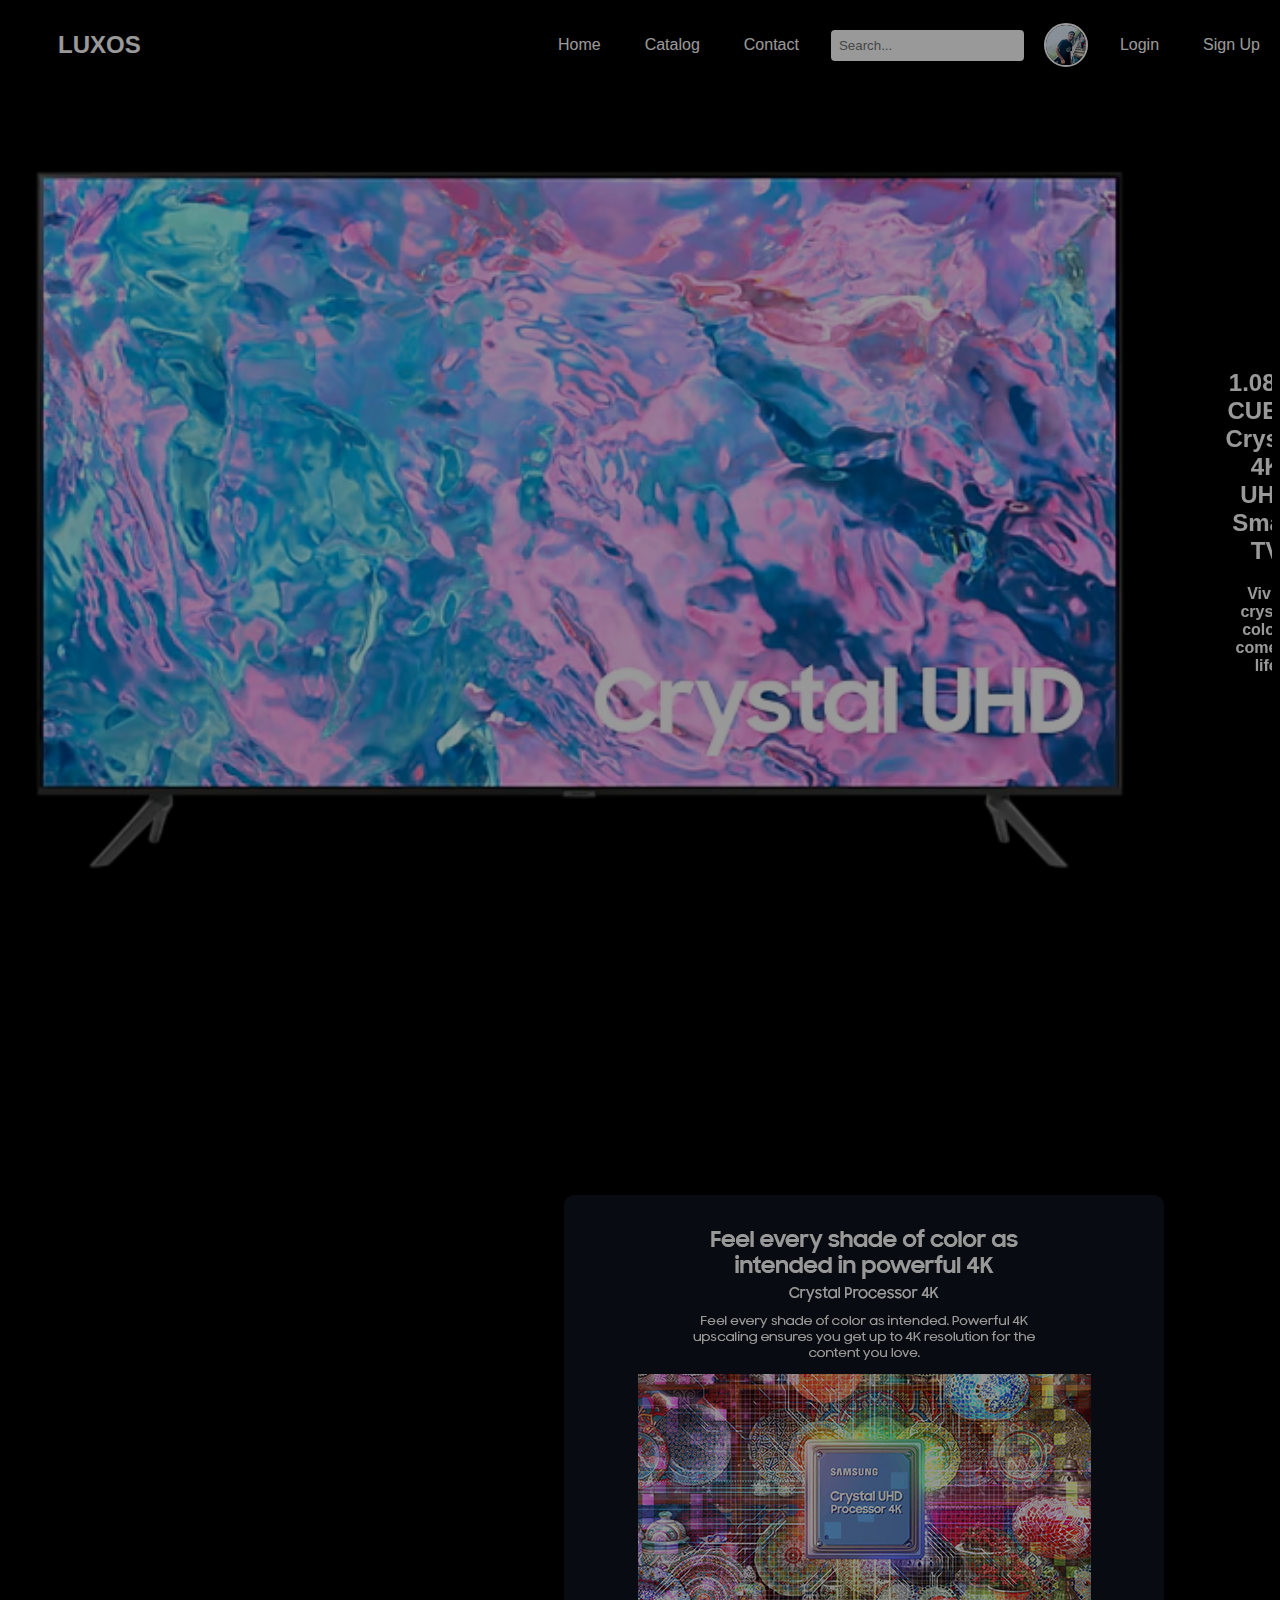
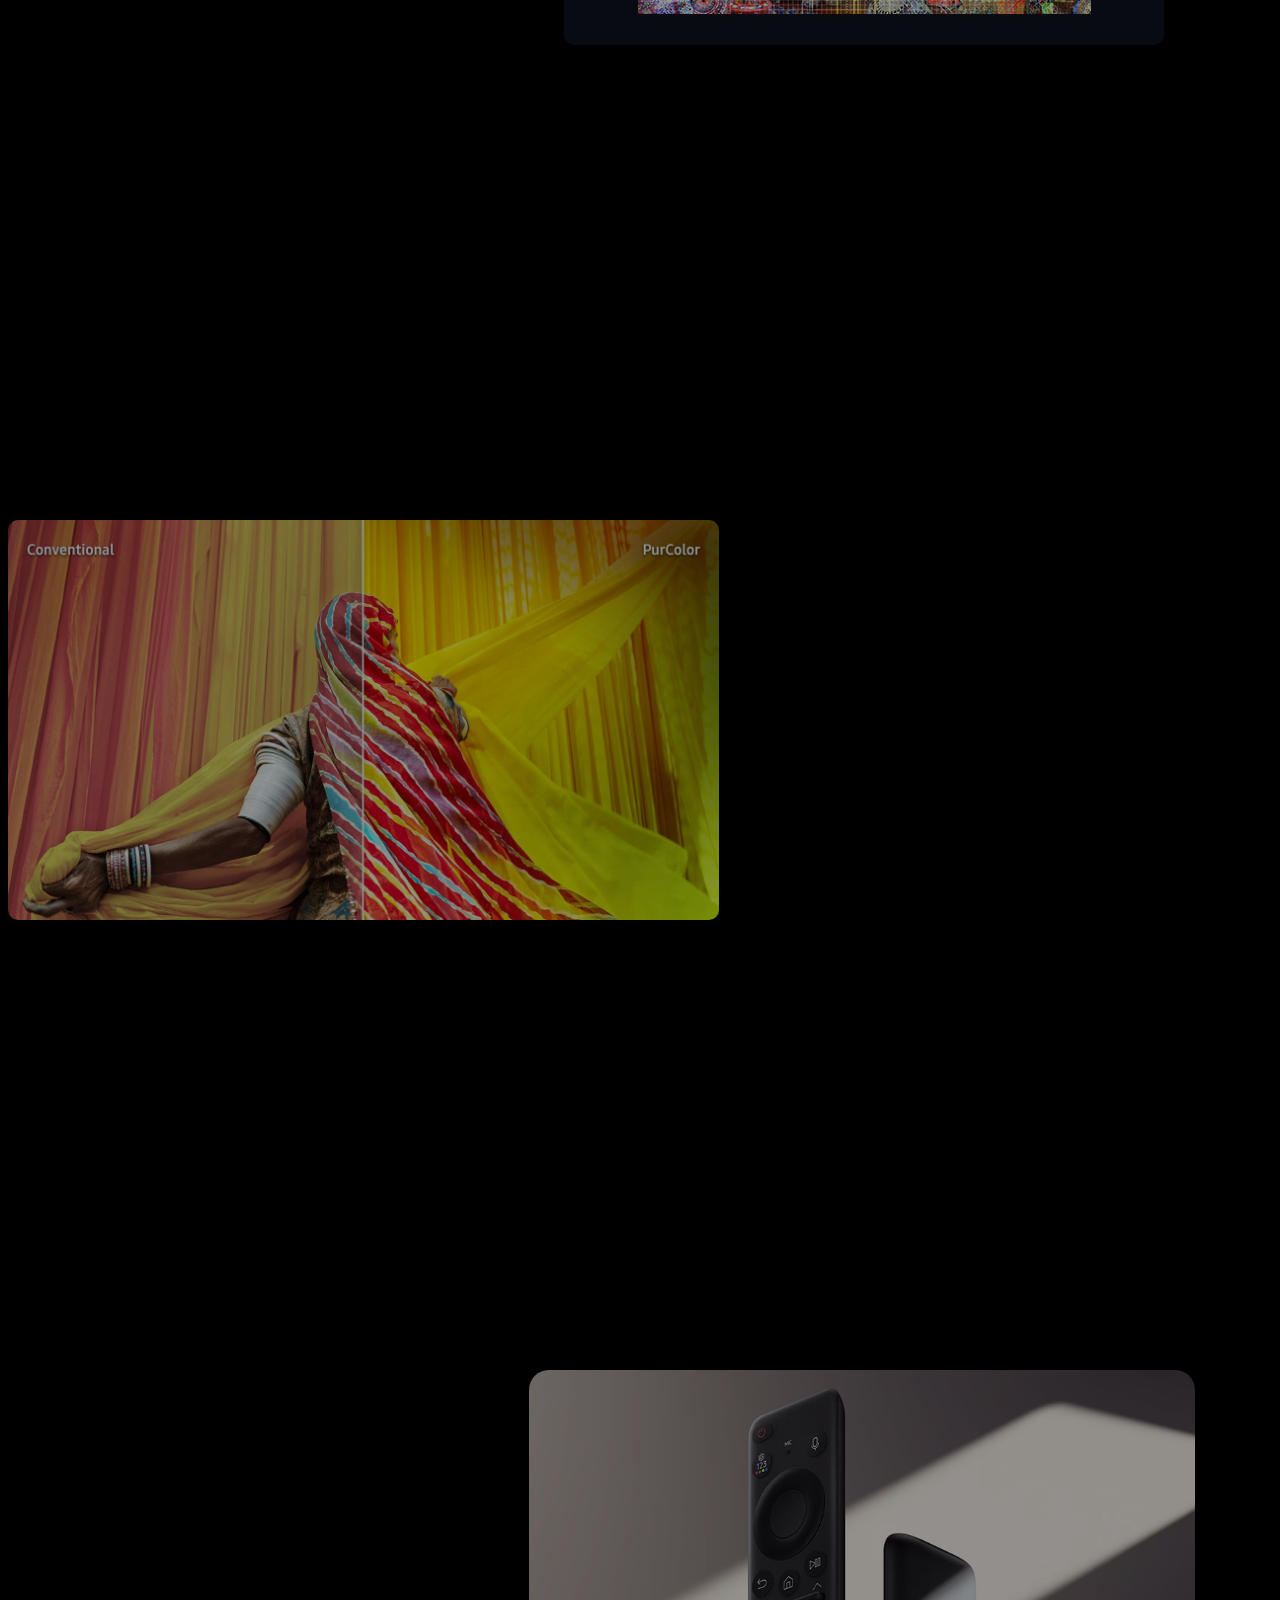
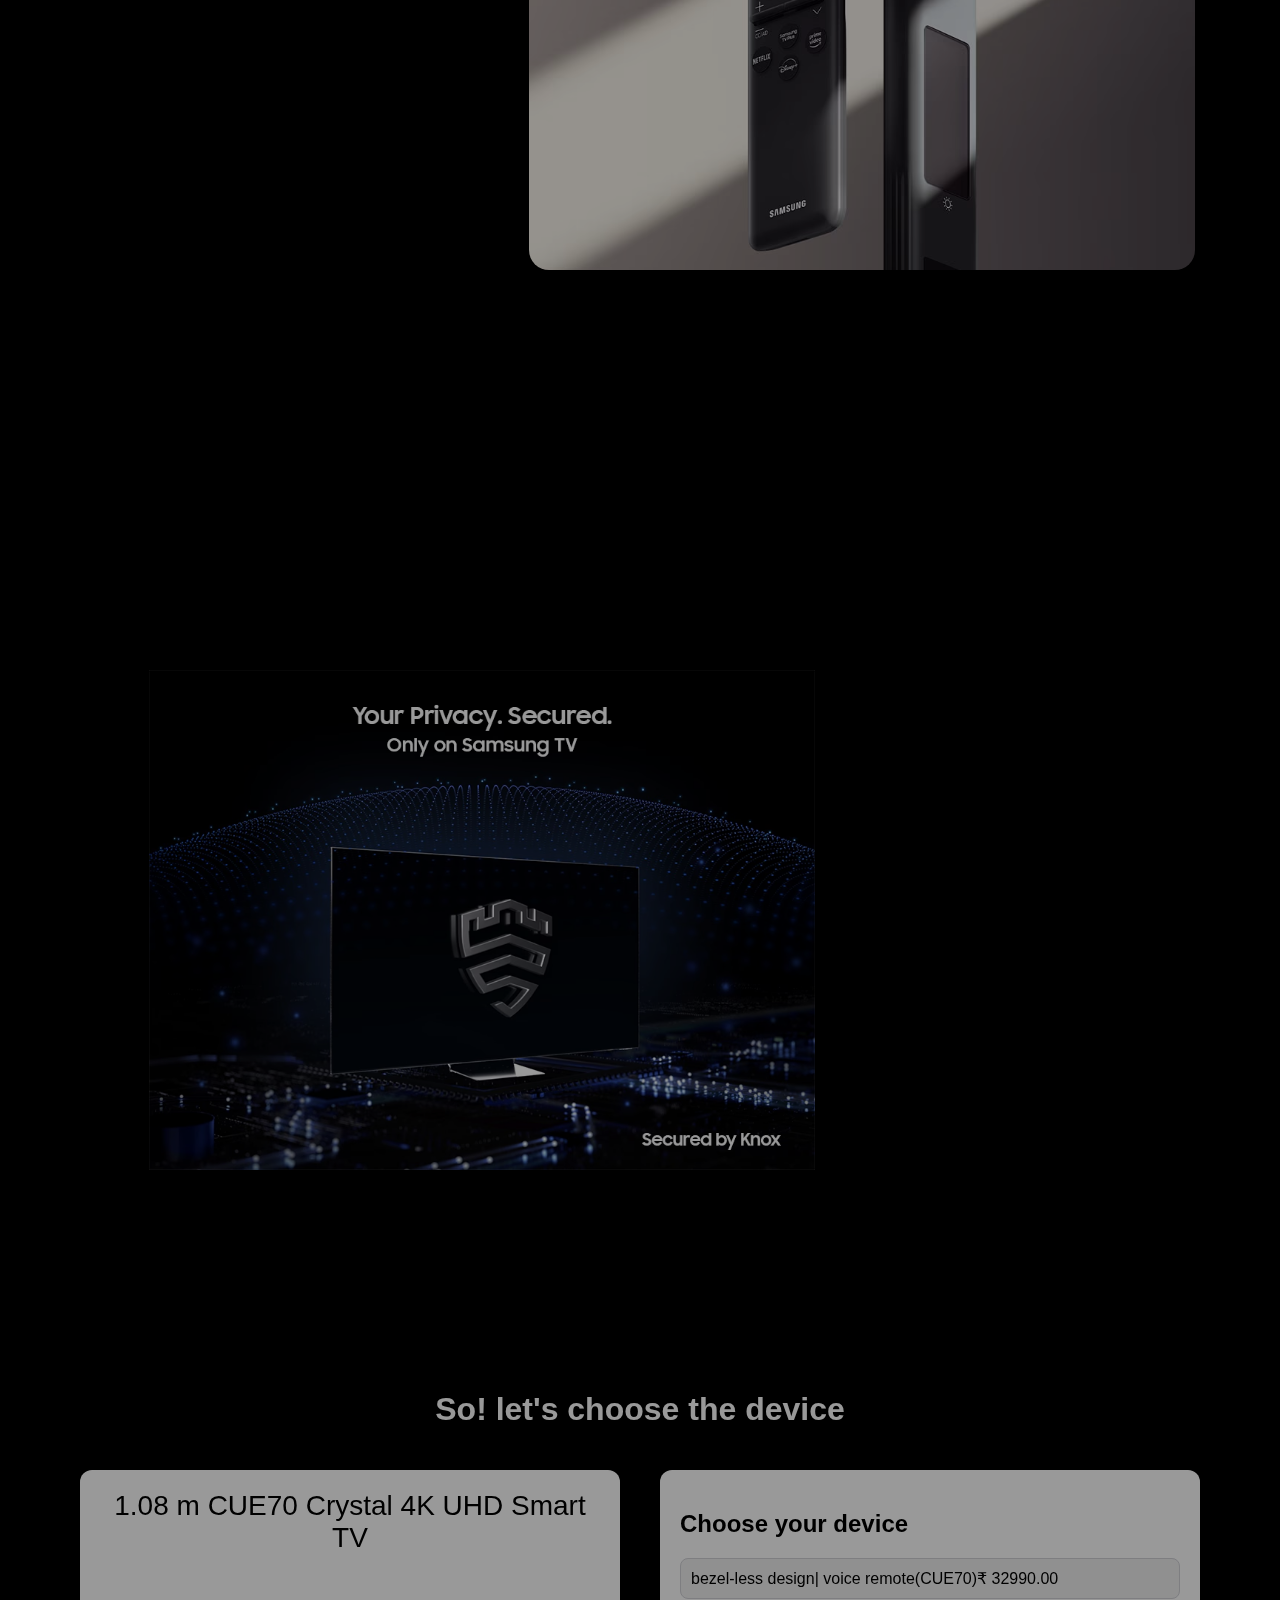
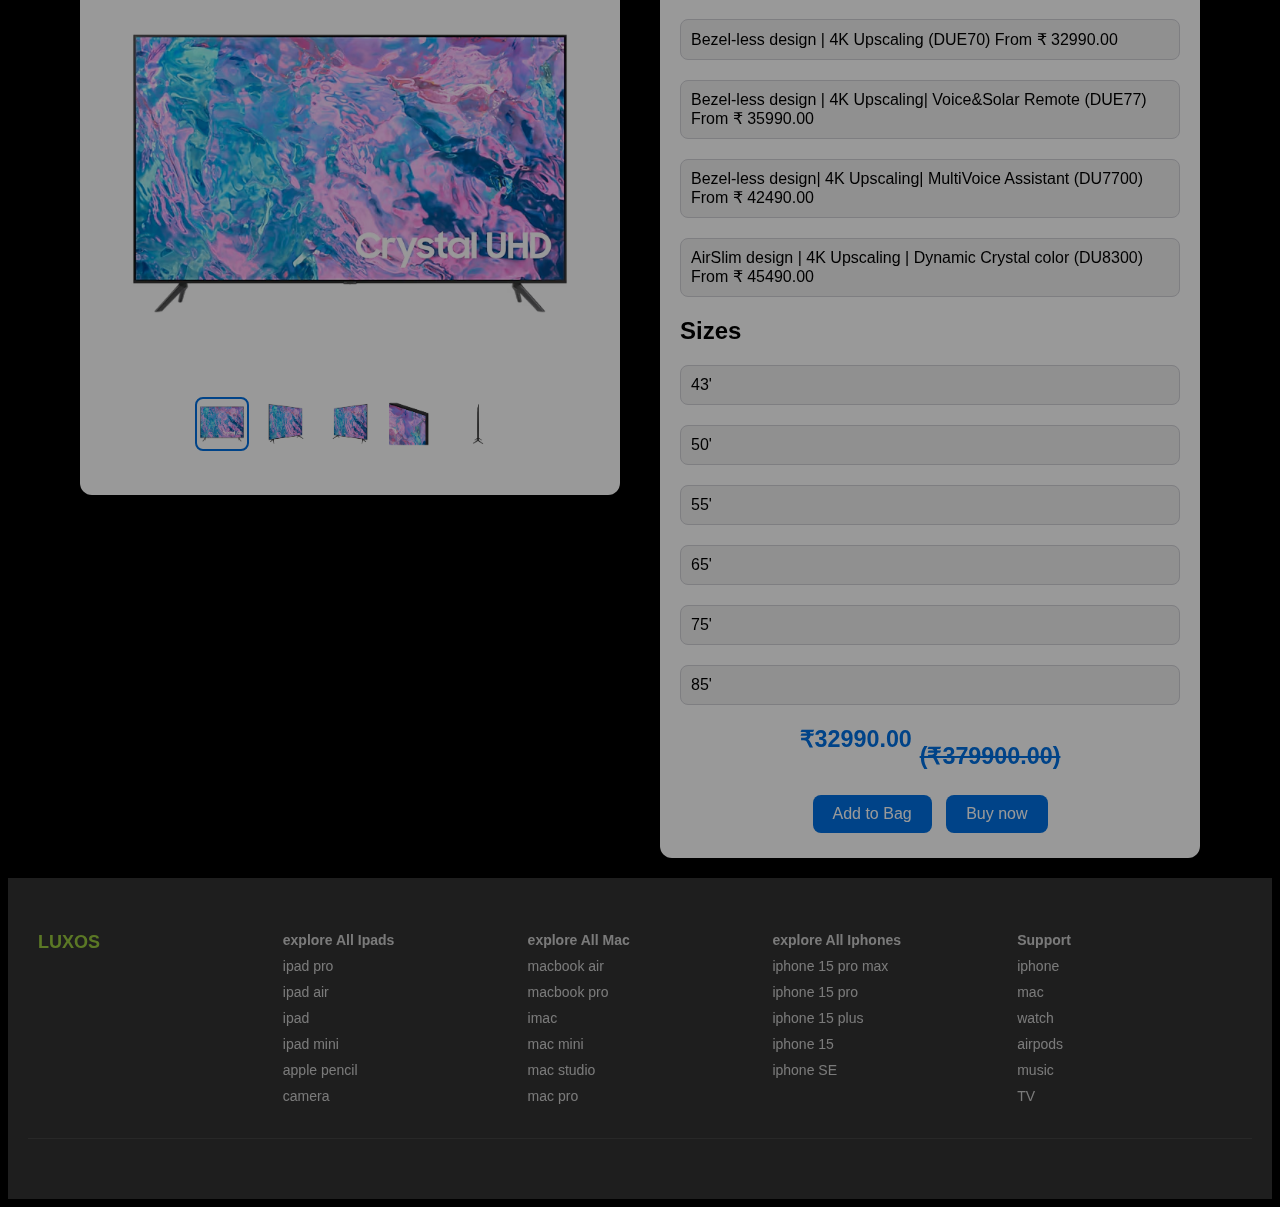
<file: samsung4k.html>
<!DOCTYPE html>
<html lang="en">
<head>
    <meta charset="UTF-8">
    <meta name="viewport" content="width=device-width, initial-scale=1.0">
    <title>1.63 m QN800D Neo QLED 8K Smart TV</title>
    <link rel="stylesheet" href="https://unpkg.com/swiper/swiper-bundle.min.css">
    <style>
        body {
        font-family:Arial, Helvetica, sans-serif;
        margin-top: 20px;
        background: #000;
        opacity: 0;
        transition: opacity 0.2s ease;
    }
    .navbar {
        display: flex;
        justify-content: space-between;
        align-items: center;
        background-color:black;
        color: white;
        position: sticky;
    }
    
    .nav-left .nav-logo {
        font-size: 24px;
        font-weight: bold;
        margin-left: 50px;
        color:white;
        text-decoration: none;
    }
    
    .nav-right {
        display: flex;
        align-items: center;
        gap: 20px;
    }
    
    .nav-right .nav-menu {
        list-style: none;
        display: flex;
        gap: 20px;
    }
    
    .nav-right .nav-menu li a {
        color: white;
        text-decoration: none;
        padding: 8px 12px;
        border-radius: 4px;
        transition: background-color 0.3s ease;
    }
    
    .nav-right .nav-menu li a:hover {
        background-color: #cdefd5;
    }
    
    .search-bar {
        padding: 5px;
        border: solid white;
        border-radius: 4px;

    }
    .profile-pic {
        width: 40px;
        height: 40px;
        border-radius: 50%;
        object-fit: cover;
        border: 2px solid #fff;
    }
    
    .login-btn, .signup-btn {
        color: white;
        text-decoration: none;
        padding: 8px 12px;
        border-radius: 4px;
        transition: background-color 0.3s ease;
    }
    
    .login-btn:hover, .signup-btn:hover {
        background-color:#cdefd5 ;
    }
    .container {
        display: flex;
        justify-content: center;
        align-items: flex-start;
        flex-wrap: wrap;
        padding: 20px;
    }
    .product-section {
        background-color: #fff;
        padding: 20px;
        border-radius: 12px;
        margin-right: 20px;
        max-width: 500px;
        flex: 1;
    }
    .product-title {
        font-size: 28px;
        margin-bottom: 20px;
        text-align: center;
    }
    .product-image {
        margin-bottom: 20px;
    }
        .container {
            display: flex;
            justify-content: center;
            align-items: flex-start;
            flex-wrap: wrap;
            padding: 20px;
        }
        .product-section {
            background-color: #fff;
            padding: 20px;
            border-radius: 12px;
            margin-right: 20px;
            max-width: 500px;
            flex: 1;
        }
        .product-title {
            font-size: 28px;
            margin-bottom: 20px;
            text-align: center;
        }
        .product-image {
            margin-bottom: 20px;
        }
        .swiper-container {
            width: 100%;
            height: 100%;
        }
        .swiper-slide img {
            width: 100%;
            max-width: 500px;
            border-radius: 12px;
        }
        .image-selector {
            display: flex;
            justify-content: center;
            gap: 10px;
            margin-bottom: 20px;
        }
        .image-selector input[type="radio"] {
            display: none;
        }
        .image-selector label {
            cursor: pointer;
        }
        .image-selector img {
            width: 50px;
            height: 50px;
            border-radius: 8px;
            border: 2px solid transparent;
            transition: border-color 0.3s;
        }
        .image-selector input[type="radio"]:checked + label img {
            border-color: #0071e3;
        }
        .options-section {
            background-color: #fff;
            padding: 20px;
            border-radius: 12px;
            margin-left: 20px;
            max-width: 500px;
            flex: 1;
        }
        .color-selector {
            display: flex;
            justify-content: center;
            gap: 10px;
            margin-bottom: 20px;
        }
        .color-selector input[type="radio"] {
            display: none;
        }
        .color-selector label {
            cursor: pointer;
        }
        .color-selector div {
            width: 50px;
            height: 50px;
            border-radius: 8px;
            border: 2px solid transparent;
            transition: border-color 0.3s;
        }
        .color-selector input[type="radio"]:checked + label div {
            border-color: #0071e3;
        }
        .option {
            margin-bottom: 20px;
        }
        .option button {
            display: block;
            width: 100%;
            padding: 10px;
            font-size: 16px;
            text-align: left;
            border: 1px solid #d2d2d7;
            border-radius: 8px;
            background-color: #f0f0f0;
            cursor: pointer;
            transition: background-color 0.3s;
        }
        .option button:hover {
            background-color: #e5e5e5;
        }
        .price {
            font-size: 28px;
            font-weight: bold;
            text-align: center;
            margin-top: 20px;
            color: #0071e3;
        }
        .buy-buttons {
            text-align: center;
            margin-top: 20px;
        }
        .buy-buttons button {
            padding: 10px 20px;
            font-size: 16px;
            margin: 5px;
            cursor: pointer;
            border: none;
            border-radius: 8px;
            background-color: #0071e3;
            color: white;
            transition: background-color 0.3s;
        }
        .buy-buttons button:hover {
            background-color: #005bb5;
        }
        footer {
            background-color: #333;
            color: #fff;
            padding: 40px 20px;
            font-size: 14px;
        }

        .footer-container {
            display: flex;
            justify-content: space-between;
            border-bottom: 1px solid #444;
            padding-bottom: 20px;
        }

        .footer-section {
            flex: 1;
            margin: 0 10px;
        }

        .footer-section h2 {
            font-size: 18px;
            margin-bottom: 10px;
            color: #98c93e;
            transition: color 0.3s;
        }

        .footer-section p,
        .footer-section ul li a {
            color: #ccc;
            text-decoration: none;
            transition: color 0.3s;
        }

        .footer-section p:hover,
        .footer-section ul li a:hover,
        .footer-section h2:hover {
            color: #98c93e;
        }

        .footer-section ul {
            list-style: none;
            padding: 0;
        }

        .footer-section ul li {
            margin-bottom: 10px;
        }

        .footer-bottom {
            display: flex;
            justify-content: space-between;
            align-items: center;
            padding-top: 20px;
        }

        .social-icons {
            display: flex;
            gap: 15px;
        }

        .social-icons a {
            color: #ccc;
            font-size: 18px;
            text-decoration: none;
            transition: color 0.3s;
        }

        .social-icons a:hover {
            color: #98c93e;
        }

        .footer-bottom p {
            margin: 0;
            transition: color 0.3s;
        }

        .footer-bottom p:hover {
            color: #98c93e;
        }
    #luxos{
        padding-right: 550px;
    }
    .scroll-section {
        height: 100vh;
        display: flex;
        justify-content: center;
        align-items: center;
        position: relative;
        overflow: hidden;
        color: white;
        text-align: center;
    }


    .content {
        position: relative;
        z-index: 1;
        max-width: 800px;
        padding: 20px;
        background: rgba(0, 0, 0, 0.5);
        border-radius: 10px;

    }
    .content h2, .content p,.content h1 {
        opacity: 0;
        transform: translateY(50px);
        transition: opacity 1s ease-in-out, transform 1s ease-in-out;
    }
    .content.visible h2, .content.visible p , .content.visible h1{
        opacity: 1;
        transform: translateY(0);
    }
    .content h1{
        transition-delay: 0.1s;
    }
    .content h2 {
        transition-delay: 0.2s;
    }
    .content p {
        transition-delay: 0.3s;
    }
    .imgremote{
        border-radius: 20px;
    }
    .proccesor{
        border-radius: 10px;
    }
    </style>
</head>
<body >
    <header class="header">
        <nav class="navbar">
            <div class="nav-left">
                <a href="luxos.html" class="nav-logo">LUXOS</a>
            </div>
            <div class="nav-right">
                <ul class="nav-menu">
                    <li><a href="luxos.html">Home</a></li>
                    <li><a href="#">Catalog</a></li>
                    <li><a href="#">Contact</a></li>
                </ul>
                <input type="text" class="search-bar" placeholder="Search...">
                <img src="mypp.jpg" alt="Profile" class="profile-pic">
                <a href="#" class="login-btn">Login</a>
                <a href="#" class="signup-btn">Sign Up</a>
            </div>
        </nav>
    </header>
    <section class="scroll-section" id="section1">
        <img src="samsung4k5.png" height="1000px">
    <div class="content">
        <h2><b>1.08 m CUE70 Crystal 4K UHD Smart TV</b></h2>
        <p><b>Vivid crystal colors come to life</b></p>
    </div>
</section>
<section class="scroll-section" id="section2">
    <div class="content">
        <h1>Unmatched Performance</h1>
        <h2>Crystal Processor 4K</h2>
        <p>Power and efficiency that redefines what a device can do.</p>
    </div>
    <img src="samsung4kprocessor.jpg" class="proccesor">
</section>
<section class="scroll-section" id="section3">
    <img src="purcolor.jpg" height="400px" class="proccesor">
    <div class="content">
        <h1>PurColor</h1>
        <h2>Fine-tuned color for vibrant, lifelike picture</h2>
        <p>PurColor enables the TV to express a huge range of colors for optimal picture performance for an immersive viewing experience.</p>
    </div>
</section>
<section class="scroll-section" id="section4">
    <div class="content">
        <h2>Solar.Cell Remote</h2>
        <p>Innovation and functionality that elevate your experience.</p>
    </div>
    <img src="tvremote.jpg"  height="500px" class="imgremote">
</section>
<section class="scroll-section" id="section5">
    <img src="security.jpg" height="500px"  class="mgremote">
    <div class="content">
        <h2>Samsung Knox Security</h2>
        <p>The protector of yours </p>
    </div>
</section>
<center><h1 style="color:white;">So! let's choose the device</h1></center>

<div class="container">
    <div class="product-section">
        <div class="product-title">1.08 m CUE70 Crystal 4K UHD Smart TV</div>
        <div class="product-image">
            <div class="swiper-container">
                <div class="swiper-wrapper">
                    <div class="swiper-slide"><img src="samsung4k5.png" alt="iMac Image 1" id="mainImage"></div>
                </div>
                <div class="swiper-pagination"></div>
            </div>
        </div>
        <div class="image-selector">
            <input type="radio" id="img1" name="image" checked>
            <label for="img1"><img src="samsung4k5.png" alt="iMac Image 1"></label>

            <input type="radio" id="img2" name="image">
            <label for="img2"><img src="samsung4k4.png" alt="iMac Image 2"></label>

            <input type="radio" id="img3" name="image">
            <label for="img3"><img src="samsung4k1.png" alt="iMac Image 3"></label>

            <input type="radio" id="img4" name="image">
            <label for="img4"><img src="samsung4k3.png" alt="iMac Image 4"></label>

            <input type="radio" id="img5" name="image">
            <label for="img5"><img src="samsung4k2.png" alt="iMac Image 5"></label>
        </div>
    </div>
        <div class="options-section">
            <h2>Choose your device</h2>
            <div class="option">
                <button id="chip1" data-price="2499" onclick="updatePrice(this)">bezel-less design| voice remote(CUE70)₹ 32990.00</button>
            </div>
            <div class="option">
                <button class="chip2" data-price="2899" onclick="">Bezel-less design | 4K Upscaling (DUE70)
                    From ₹ 32990.00</button>
            </div>
            <div class="option">
                <button class="chip3" data-price="3199" onclick="updatePrice(this)">Bezel-less design | 4K Upscaling| Voice&Solar Remote (DUE77)
                    From ₹ 35990.00</button>
            </div>
            <div class="option">
                <button class="chip3" data-price="3199" onclick="updatePrice(this)">Bezel-less design| 4K Upscaling| MultiVoice Assistant (DU7700)
                    From ₹ 42490.00</button>
            </div>
            <div class="option">
                <button class="chip3" data-price="3199" onclick="updatePrice(this)">AirSlim design | 4K Upscaling | Dynamic Crystal color (DU8300)
                    From ₹ 45490.00</button>
            </div>
            <h2>Sizes</h2>
            <div class="option">
                <button class="memory1" data-price="2499" onclick="updatePrice(this)">43'</button>
            </div>
            <div class="option">
                <button class="memory1" data-price="2499" onclick="updatePrice(this)">50'</button>
            </div>
            <div class="option">
                <button class="memory1" data-price="2499" onclick="updatePrice(this)">55'</button>
            </div>
            <div class="option">
                <button class="memory2" data-price="2899" onclick="updatePrice(this)">65'</button>
            </div>
            <div class="option">
                <button class="memory3" data-price="3099" onclick="updatePrice(this)">75'</button>
            </div>
            <div class="option">
                <button class="memory4" data-price="3299" onclick="updatePrice(this)">85'</button>
            </div>
            <div id="total-price" class="price"><sup>₹32990.00</sup> <sub><strike>(₹379900.00)</strike></sub></div>
            <div class="buy-buttons">
                <button>Add to Bag</button>
                <button>Buy now </button>
            </div>
        </div>
    </div>
    <footer>
        <div class="footer-container">
            <div class="footer-section logo">
                <h2>LUXOS</h2>
                <p></p>
            </div>
            <div class="footer-section">
                <ul>
                    <li class="li"><a href="#"><b>explore All Ipads</b></a></li>
                    <li class="li"><a href="#">ipad pro</a></li>
                    <li class="li"><a href="#">ipad air</a></li>
                    <li class="li"><a href="#">ipad</a></li>
                    <li class="li"><a href="#">ipad mini</a></li>
                    <li class="li"><a href="#">apple pencil</a></li>
                    <li class="li"><a href="#">camera</a></li>
                </ul>
            </div>
            <div class="footer-section">
                <ul>
                    <li class="li"><a href="#"><b>explore All Mac</b></a></li>
                    <li class="li"><a href="#">macbook air</a></li>
                    <li class="li"><a href="#">macbook pro</a></li>
                    <li class="li"><a href="#">imac</a></li>
                    <li class="li"><a href="#">mac mini</a></li>
                    <li class="li"><a href="#">mac studio</a></li>
                    <li class="li"><a href="#">mac pro</a></li>
                </ul>
            </div>
            
            <div class="footer-section">
                <ul>
                    <li class="li"><a href="#"><b>explore All Iphones</b></a></li>
                    <li class="li"><a href="#">iphone 15 pro max</a></li>
                    <li class="li"><a href="#">iphone 15 pro</a></li>
                    <li class="li"><a href="#">iphone 15 plus</a></li>
                    <li class="li"><a href="#">iphone 15</a></li>
                    <li class="li"><a href="#">iphone SE</a></li>
                </ul>
            </div>
            <div class="footer-section">
                <ul>
                    <li class="li"><a href="#"><b>Support</b></a></li>
                    <li class="li"><a href="#">iphone</a></li>
                    <li class="li"><a href="#">mac</a></li>
                    <li class="li"><a href="#">watch</a></li>
                    <li class="li"><a href="#">airpods</a></li>
                    <li class="li"><a href="#">music</a></li>
                    <li class="li"><a href="#">TV</a></li>
                </ul>
            </div>
        </div>
        <div class="footer-bottom">
            <div class="social-icons">
                <a href="#"><i class="fa-brands fa-github"></i></a>
                <a href="#"><i class="fa-brands fa-facebook"></i></a>
                <a href="#"><i class="fa-brands fa-instagram"></i></a>
            </div>
        </div>
    </footer>
    <script src="https://unpkg.com/swiper/swiper-bundle.min.js"></script>
    <script src="https://unpkg.com/swiper/swiper-bundle.min.js"></script>
<script>
    window.onload = function() {
        fadeIn(document.body); // Call the fadeIn function when the window loads
      };
    
      function fadeIn(element) {
        var opacity = 0;
        var timer = setInterval(function() {
          if (opacity >= 1) {
            clearInterval(timer);
          }
          element.style.opacity = opacity;
          opacity += 0.1; // Adjust the increment for smoother or faster animation
        }, 100); // Adjust the interval for smoother or faster animation
      } 
    const mainImage = document.getElementById('mainImage');
    const images = document.querySelectorAll('.image-selector input');

    images.forEach(image => {
        image.addEventListener('change', function () {
            const selectedImage = this.nextElementSibling.querySelector('img').src;
            mainImage.src = selectedImage;
        });
    });

    const swiper = new Swiper('.swiper-container', {
        loop: true,
        pagination: {
            el: '.swiper-pagination',
            clickable: true,
        },
    });
    document.addEventListener('DOMContentLoaded', function() {
        const sections = document.querySelectorAll('.scroll-section');
        const header = document.querySelector('header');

        const observer = new IntersectionObserver(entries => {
            entries.forEach(entry => {
                if (entry.isIntersecting) {
                    entry.target.querySelector('.content').classList.add('visible');
                }
            });
        }, { threshold: 0.5 });

        sections.forEach(section => {
            observer.observe(section);
        });

        window.addEventListener('scroll', () => {
            if (window.scrollY > 50) {
                header.classList.add('scrolled');
            } else {
                header.classList.remove('scrolled');
            }
        });
    });
</script>
</body>
</html>
</file>
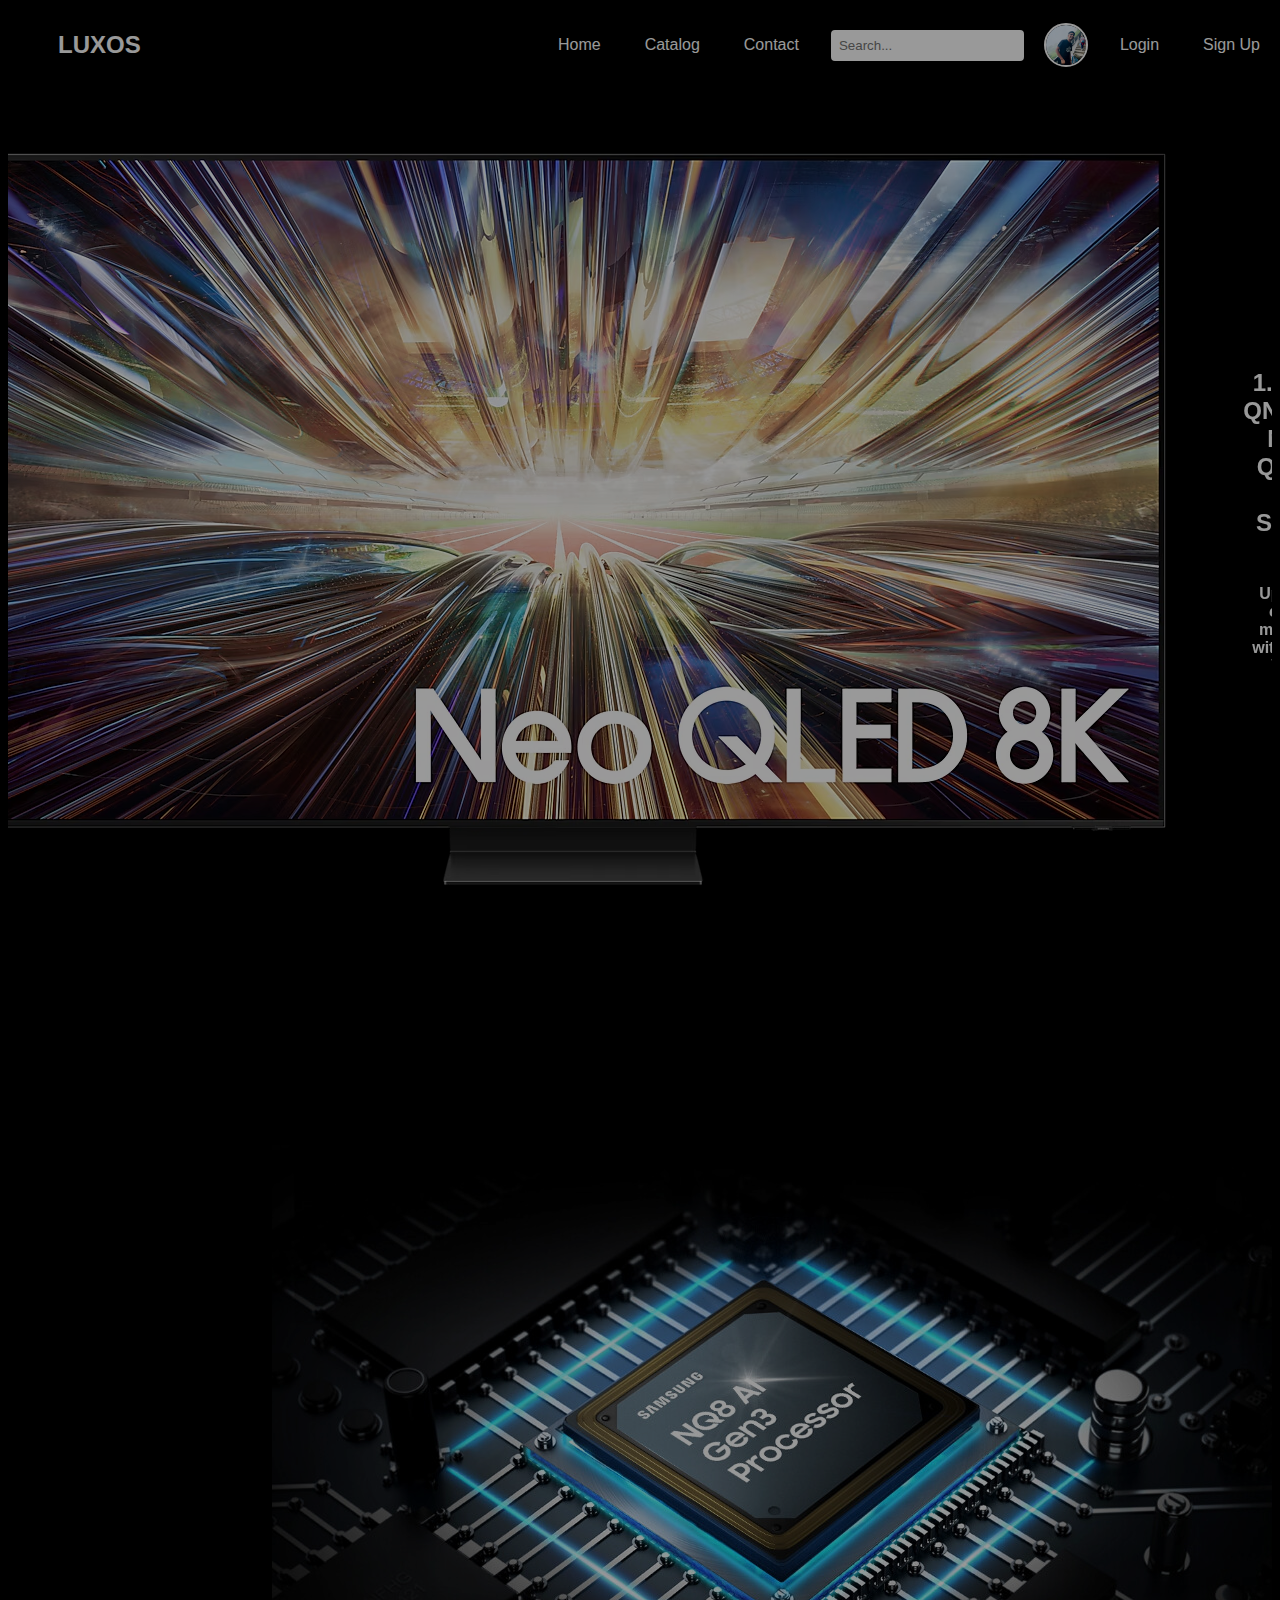
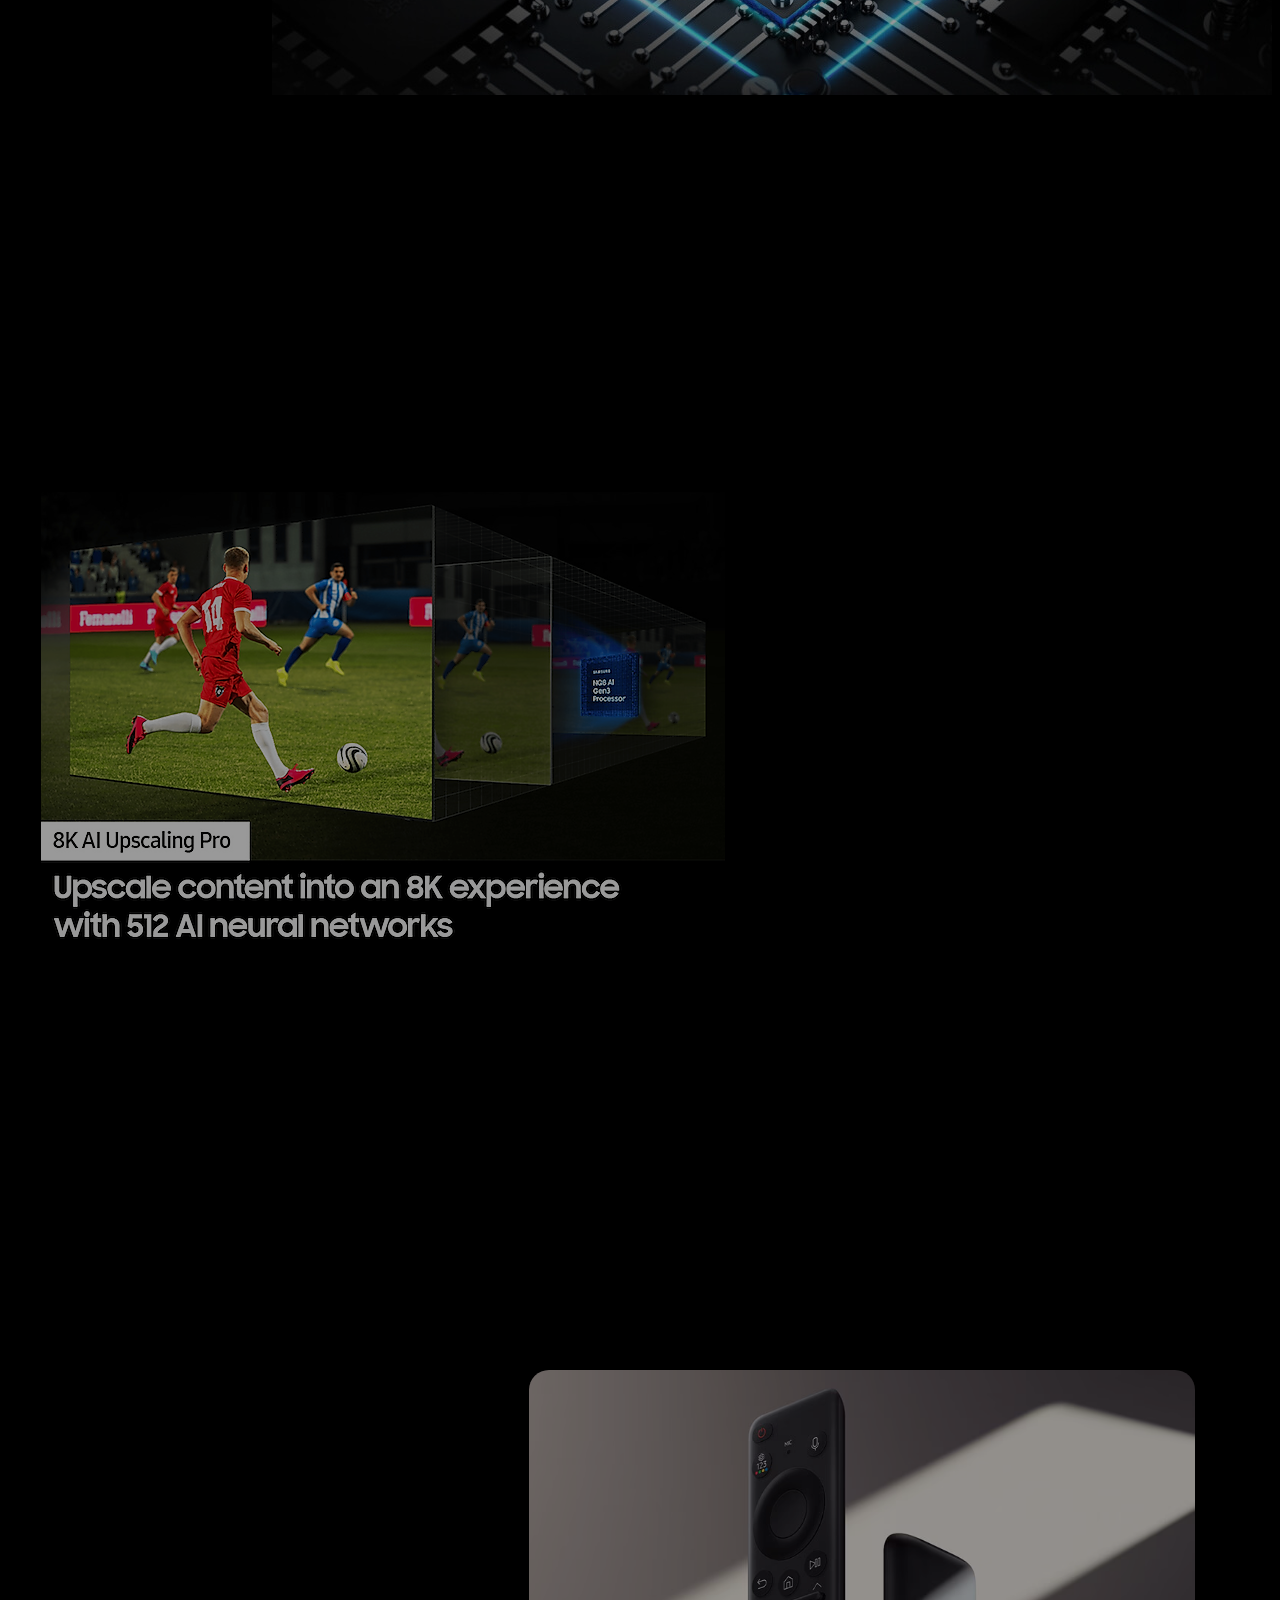
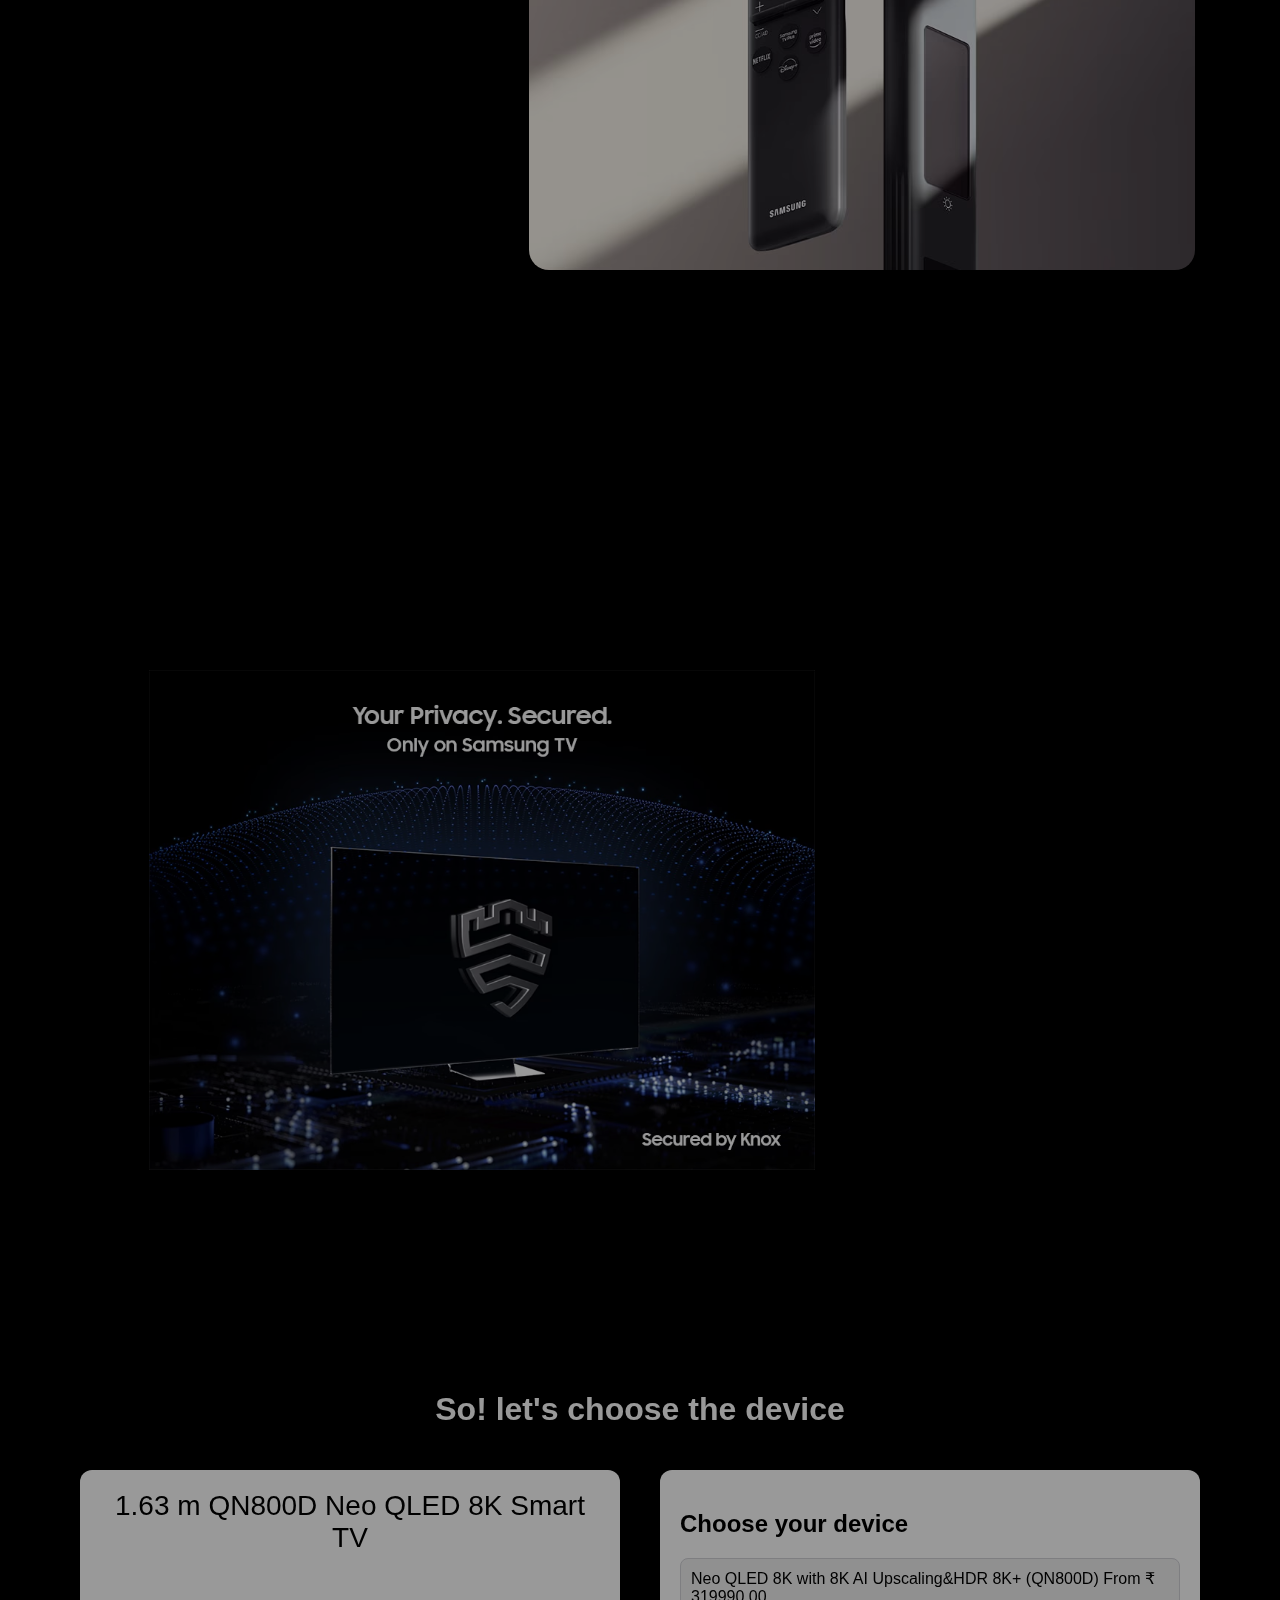
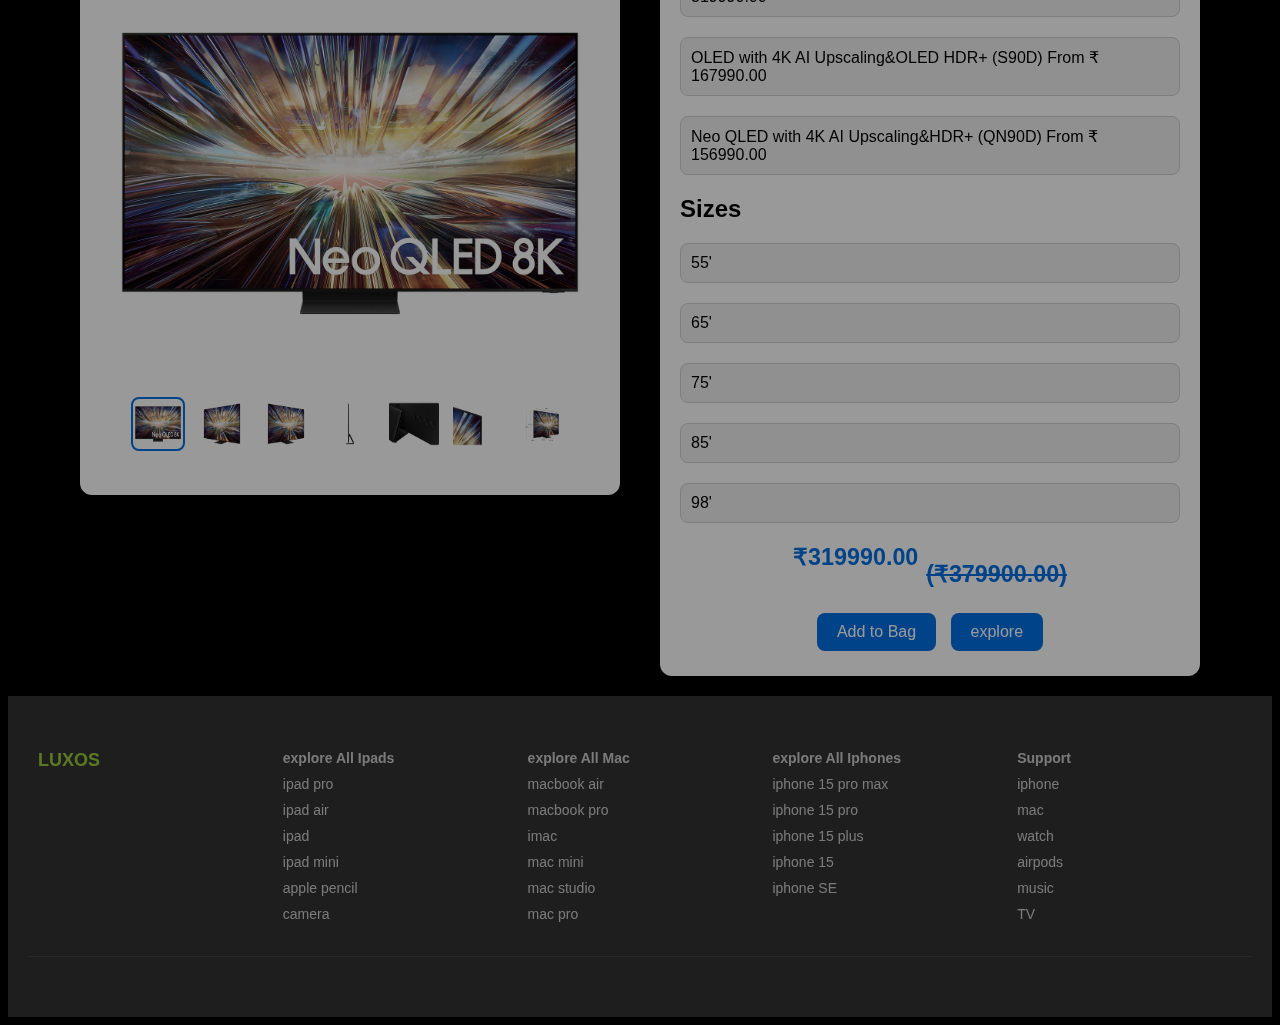
<file: samsung8ktv.html>
<!DOCTYPE html>
<html lang="en">
<head>
    <meta charset="UTF-8">
    <meta name="viewport" content="width=device-width, initial-scale=1.0">
    <title>1.63 m QN800D Neo QLED 8K Smart TV</title>
    <link rel="stylesheet" href="https://unpkg.com/swiper/swiper-bundle.min.css">
    <style>
        body {
            font-family:Arial, Helvetica, sans-serif;
            margin-top: 20px;
            background: #000;
            opacity: 0;
            transition: opacity 0.2s ease;
        }
       
        .navbar {
            display: flex;
            justify-content: space-between;
            align-items: center;
            background-color:black;
            color: white;
            position: sticky;
        }
        
        .nav-left .nav-logo {
            font-size: 24px;
            font-weight: bold;
            margin-left: 50px;
            color:white;
            text-decoration: none;
        }
        
        .nav-right {
            display: flex;
            align-items: center;
            gap: 20px;
        }
        
        .nav-right .nav-menu {
            list-style: none;
            display: flex;
            gap: 20px;
        }
        
        .nav-right .nav-menu li a {
            color: white;
            text-decoration: none;
            padding: 8px 12px;
            border-radius: 4px;
            transition: background-color 0.3s ease;
        }
        
        .nav-right .nav-menu li a:hover {
            background-color: #cdefd5;
        }
        
        .search-bar {
            padding: 5px;
            border: solid white;
            border-radius: 4px;

        }
        .profile-pic {
            width: 40px;
            height: 40px;
            border-radius: 50%;
            object-fit: cover;
            border: 2px solid #fff;
        }
        
        .login-btn, .signup-btn {
            color: white;
            text-decoration: none;
            padding: 8px 12px;
            border-radius: 4px;
            transition: background-color 0.3s ease;
        }
        
        .login-btn:hover, .signup-btn:hover {
            background-color:#cdefd5 ;
        }
        .container {
            display: flex;
            justify-content: center;
            align-items: flex-start;
            flex-wrap: wrap;
            padding: 20px;
        }
        .product-section {
            background-color: #fff;
            padding: 20px;
            border-radius: 12px;
            margin-right: 20px;
            max-width: 500px;
            flex: 1;
        }
        .product-title {
            font-size: 28px;
            margin-bottom: 20px;
            text-align: center;
        }
        .product-image {
            margin-bottom: 20px;
        }
        .swiper-container {
            width: 100%;
            height: 100%;
        }
        .swiper-slide img {
            width: 100%;
            max-width: 500px;
            border-radius: 12px;
        }
        .image-selector {
            display: flex;
            justify-content: center;
            gap: 10px;
            margin-bottom: 20px;
        }
        .image-selector input[type="radio"] {
            display: none;
        }
        .image-selector label {
            cursor: pointer;
        }
        .image-selector img {
            width: 50px;
            height: 50px;
            border-radius: 8px;
            border: 2px solid transparent;
            transition: border-color 0.3s;
        }
        .image-selector input[type="radio"]:checked + label img {
            border-color: #0071e3;
        }
        .options-section {
            background-color: #fff;
            padding: 20px;
            border-radius: 12px;
            margin-left: 20px;
            max-width: 500px;
            flex: 1;
        }
        .color-selector {
            display: flex;
            justify-content: center;
            gap: 10px;
            margin-bottom: 20px;
        }
        .color-selector input[type="radio"] {
            display: none;
        }
        .color-selector label {
            cursor: pointer;
        }
        .color-selector div {
            width: 50px;
            height: 50px;
            border-radius: 8px;
            border: 2px solid transparent;
            transition: border-color 0.3s;
        }
        .color-selector input[type="radio"]:checked + label div {
            border-color: #0071e3;
        }
        .option {
            margin-bottom: 20px;
        }
        .option button {
            display: block;
            width: 100%;
            padding: 10px;
            font-size: 16px;
            text-align: left;
            border: 1px solid #d2d2d7;
            border-radius: 8px;
            background-color: #f0f0f0;
            cursor: pointer;
            transition: background-color 0.3s;
        }
        .option button:hover {
            background-color: #e5e5e5;
        }
        .price {
            font-size: 28px;
            font-weight: bold;
            text-align: center;
            margin-top: 20px;
            color: #0071e3;
        }
        .buy-buttons {
            text-align: center;
            margin-top: 20px;
        }
        .buy-buttons button {
            padding: 10px 20px;
            font-size: 16px;
            margin: 5px;
            cursor: pointer;
            border: none;
            border-radius: 8px;
            background-color: #0071e3;
            color: white;
            transition: background-color 0.3s;
        }
        .buy-buttons button:hover {
            background-color: #005bb5;
        }
        footer {
            background-color: #333;
            color: #fff;
            padding: 40px 20px;
            font-size: 14px;
        }

        .footer-container {
            display: flex;
            justify-content: space-between;
            border-bottom: 1px solid #444;
            padding-bottom: 20px;
        }

        .footer-section {
            flex: 1;
            margin: 0 10px;
        }

        .footer-section h2 {
            font-size: 18px;
            margin-bottom: 10px;
            color: #98c93e;
            transition: color 0.3s;
        }

        .footer-section p,
        .footer-section ul li a {
            color: #ccc;
            text-decoration: none;
            transition: color 0.3s;
        }

        .footer-section p:hover,
        .footer-section ul li a:hover,
        .footer-section h2:hover {
            color: #98c93e;
        }

        .footer-section ul {
            list-style: none;
            padding: 0;
        }

        .footer-section ul li {
            margin-bottom: 10px;
        }

        .footer-bottom {
            display: flex;
            justify-content: space-between;
            align-items: center;
            padding-top: 20px;
        }

        .social-icons {
            display: flex;
            gap: 15px;
        }

        .social-icons a {
            color: #ccc;
            font-size: 18px;
            text-decoration: none;
            transition: color 0.3s;
        }

        .social-icons a:hover {
            color: #98c93e;
        }

        .footer-bottom p {
            margin: 0;
            transition: color 0.3s;
        }

        .footer-bottom p:hover {
            color: #98c93e;
        }
    #luxos{
        padding-right: 550px;
    }


    .scroll-section {
        height: 100vh;
        display: flex;
        justify-content: center;
        align-items: center;
        position: relative;
        overflow: hidden;
        color: white;
        text-align: center;
    }


    .content {
        position: relative;
        z-index: 1;
        max-width: 800px;
        padding: 20px;
        background: rgba(0, 0, 0, 0.5);
        border-radius: 10px;

    }
    .content h2, .content p,.content h1 {
        opacity: 0;
        transform: translateY(50px);
        transition: opacity 1s ease-in-out, transform 1s ease-in-out;
    }
    .content.visible h2, .content.visible p , .content.visible h1{
        opacity: 1;
        transform: translateY(0);
    }
    .content h1{
        transition-delay: 0.1s;
    }
    .content h2 {
        transition-delay: 0.2s;
    }
    .content p {
        transition-delay: 0.3s;
    }
    .imgremote{
        border-radius: 20px;
    }
    </style>
</head>
<body class="fade-in-active">
    <header class="header">
        <nav class="navbar">
            <div class="nav-left">
                <a href="luxos.html" class="nav-logo">LUXOS</a>
            </div>
            <div class="nav-right">
                <ul class="nav-menu">
                    <li><a href="luxos.html">Home</a></li>
                    <li><a href="#">Catalog</a></li>
                    <li><a href="#">Contact</a></li>
                </ul>
                <input type="text" class="search-bar" placeholder="Search...">
                <img src="mypp.jpg" alt="Profile" class="profile-pic">
                <a href="#" class="login-btn">Login</a>
                <a href="#" class="signup-btn">Sign Up</a>
            </div>
        </nav>
    </header>
    <section class="scroll-section" id="section1">
            <img src="samsung8k.png" alt="">
        <div class="content">
            <h2><b>1.63 m QN800D Neo QLED 8K Smart TV</b></h2>
            <p><b>Upscale every moment with more Wow</b></p>
        </div>
    </section>
    <section class="scroll-section" id="section2">
        <div class="content">
            <h1>Unmatched Performance</h1>
            <h2>NQ8 AI Gen2 Processor</h2>
            <p>Power and efficiency that redefines what a device can do.</p>
        </div>
        <img src="proccesor.jpg" alt="">
    </section>
    <section class="scroll-section" id="section3">
        <img src="samsungtvdisplay.png" alt="">
        <div class="content">
            <h2>8K AI Upscaling</h2>
            <p>Upscale content into an 8K experience with 256 AI neural networks</p>
        </div>
    </section>
    <section class="scroll-section" id="section4">
        <div class="content">
            <h2>Solar.Cell Remote</h2>
            <p>Innovation and functionality that elevate your experience.</p>
        </div>
        <img src="tvremote.jpg"  height="500px" class="imgremote">
    </section>
    <section class="scroll-section" id="section5">
        <img src="security.jpg" height="500px"  class="mgremote">
        <div class="content">
            <h2>Samsung Knox Security</h2>
            <p>The protector of yours </p>
        </div>
    </section>
    <center><h1 style="color:white;">So! let's choose the device</h1></center>
<div class="container">
    <div class="product-section">
        <div class="product-title">1.63 m QN800D Neo QLED 8K Smart TV</div>
        <div class="product-image">
            <div class="swiper-container">
                <div class="swiper-wrapper">
                    <div class="swiper-slide"><img src="samsung8k.png" alt="iMac Image 1" id="mainImage"></div>
                </div>
                <div class="swiper-pagination"></div>
            </div>
        </div>
        <div class="image-selector">
            <input type="radio" id="img1" name="image" checked>
            <label for="img1"><img src="samsung8k.png" alt="iMac Image 1"></label>

            <input type="radio" id="img2" name="image">
            <label for="img2"><img src="samsung8k2.png" alt="iMac Image 2"></label>

            <input type="radio" id="img3" name="image">
            <label for="img3"><img src="samsung8k8.png" alt="iMac Image 3"></label>

            <input type="radio" id="img4" name="image">
            <label for="img4"><img src="samsung8k3.png" alt="iMac Image 4"></label>

            <input type="radio" id="img5" name="image">
            <label for="img5"><img src="samsung8k5.png" alt="iMac Image 5"></label>

            <input type="radio" id="img6" name="image">
            <label for="img6"><img src="samsung8k6.png" alt="iMac Image 6"></label>

            <input type="radio" id="img7" name="image">
            <label for="img7"><img src="samsung8k7.png" alt="iMac Image 7"></label>
        </div>
    </div>
        <div class="options-section">
            <h2>Choose your device</h2>
            <div class="option">
                <button id="chip1" data-price="2499" onclick="updatePrice(this)">Neo QLED 8K with 8K AI Upscaling&HDR 8K+ (QN800D)
                    From ₹ 319990.00</button>
            </div>
            <div class="option">
                <button id="chip2" data-price="2899" onclick="updatePrice(this)">OLED with 4K AI Upscaling&OLED HDR+ (S90D)
                    From ₹ 167990.00</button>
            </div>
            <div class="option">
                <button id="chip3" data-price="3199" onclick="updatePrice(this)">Neo QLED with 4K AI Upscaling&HDR+ (QN90D)
                    From ₹ 156990.00</button>
            </div>
            <h2>Sizes</h2>
            <div class="option">
                <button id="memory1" data-price="2499" onclick="updatePrice(this)">55'</button>
            </div>
            <div class="option">
                <button id="memory2" data-price="2899" onclick="updatePrice(this)">65'</button>
            </div>
            <div class="option">
                <button id="memory3" data-price="3099" onclick="updatePrice(this)">75'</button>
            </div>
            <div class="option">
                <button id="memory4" data-price="3299" onclick="updatePrice(this)">85'</button>
            </div>
            <div class="option">
                <button id="memory5" data-price="3699" onclick="updatePrice(this)">98'</button>
            </div>
            <div id="total-price" class="price"><sup>₹319990.00</sup> <sub><strike>(₹379900.00)</strike></sub></div>
            <div class="buy-buttons">
                <button>Add to Bag</button>
                <button>explore</button>
            </div>
        </div>
    </div>
    <footer>
        <div class="footer-container">
            <div class="footer-section logo">
                <h2>LUXOS</h2>
                <p></p>
            </div>
            <div class="footer-section">
                <ul>
                    <li class="li"><a href="#"><b>explore All Ipads</b></a></li>
                    <li class="li"><a href="#">ipad pro</a></li>
                    <li class="li"><a href="#">ipad air</a></li>
                    <li class="li"><a href="#">ipad</a></li>
                    <li class="li"><a href="#">ipad mini</a></li>
                    <li class="li"><a href="#">apple pencil</a></li>
                    <li class="li"><a href="#">camera</a></li>
                </ul>
            </div>
            <div class="footer-section">
                <ul>
                    <li class="li"><a href="#"><b>explore All Mac</b></a></li>
                    <li class="li"><a href="#">macbook air</a></li>
                    <li class="li"><a href="#">macbook pro</a></li>
                    <li class="li"><a href="#">imac</a></li>
                    <li class="li"><a href="#">mac mini</a></li>
                    <li class="li"><a href="#">mac studio</a></li>
                    <li class="li"><a href="#">mac pro</a></li>
                </ul>
            </div>
            
            <div class="footer-section">
                <ul>
                    <li class="li"><a href="#"><b>explore All Iphones</b></a></li>
                    <li class="li"><a href="#">iphone 15 pro max</a></li>
                    <li class="li"><a href="#">iphone 15 pro</a></li>
                    <li class="li"><a href="#">iphone 15 plus</a></li>
                    <li class="li"><a href="#">iphone 15</a></li>
                    <li class="li"><a href="#">iphone SE</a></li>
                </ul>
            </div>
            <div class="footer-section">
                <ul>
                    <li class="li"><a href="#"><b>Support</b></a></li>
                    <li class="li"><a href="#">iphone</a></li>
                    <li class="li"><a href="#">mac</a></li>
                    <li class="li"><a href="#">watch</a></li>
                    <li class="li"><a href="#">airpods</a></li>
                    <li class="li"><a href="#">music</a></li>
                    <li class="li"><a href="#">TV</a></li>
                </ul>
            </div>
        </div>
        <div class="footer-bottom">
            <div class="social-icons">
                <a href="#"><i class="fa-brands fa-github"></i></a>
                <a href="#"><i class="fa-brands fa-facebook"></i></a>
                <a href="#"><i class="fa-brands fa-instagram"></i></a>
            </div>
        </div>
    </footer>
    <script src="https://unpkg.com/swiper/swiper-bundle.min.js"></script>
    <script src="https://unpkg.com/swiper/swiper-bundle.min.js"></script>
<script>
    window.onload = function() {
        fadeIn(document.body); // Call the fadeIn function when the window loads
      };
    
      function fadeIn(element) {
        var opacity = 0;
        var timer = setInterval(function() {
          if (opacity >= 1) {
            clearInterval(timer);
          }
          element.style.opacity = opacity;
          opacity += 0.1; // Adjust the increment for smoother or faster animation
        }, 100); // Adjust the interval for smoother or faster animation
      } 
    const mainImage = document.getElementById('mainImage');
    const images = document.querySelectorAll('.image-selector input');

    images.forEach(image => {
        image.addEventListener('change', function () {
            const selectedImage = this.nextElementSibling.querySelector('img').src;
            mainImage.src = selectedImage;
        });
    });

    const swiper = new Swiper('.swiper-container', {
        loop: true,
        pagination: {
            el: '.swiper-pagination',
            clickable: true,
        },
    });
    document.addEventListener('DOMContentLoaded', function() {
        const sections = document.querySelectorAll('.scroll-section');
        const header = document.querySelector('header');

        const observer = new IntersectionObserver(entries => {
            entries.forEach(entry => {
                if (entry.isIntersecting) {
                    entry.target.querySelector('.content').classList.add('visible');
                }
            });
        }, { threshold: 0.5 });

        sections.forEach(section => {
            observer.observe(section);
        });

        window.addEventListener('scroll', () => {
            if (window.scrollY > 50) {
                header.classList.add('scrolled');
            } else {
                header.classList.remove('scrolled');
            }
        });
    });

</script>
</body>
</html>
</file>
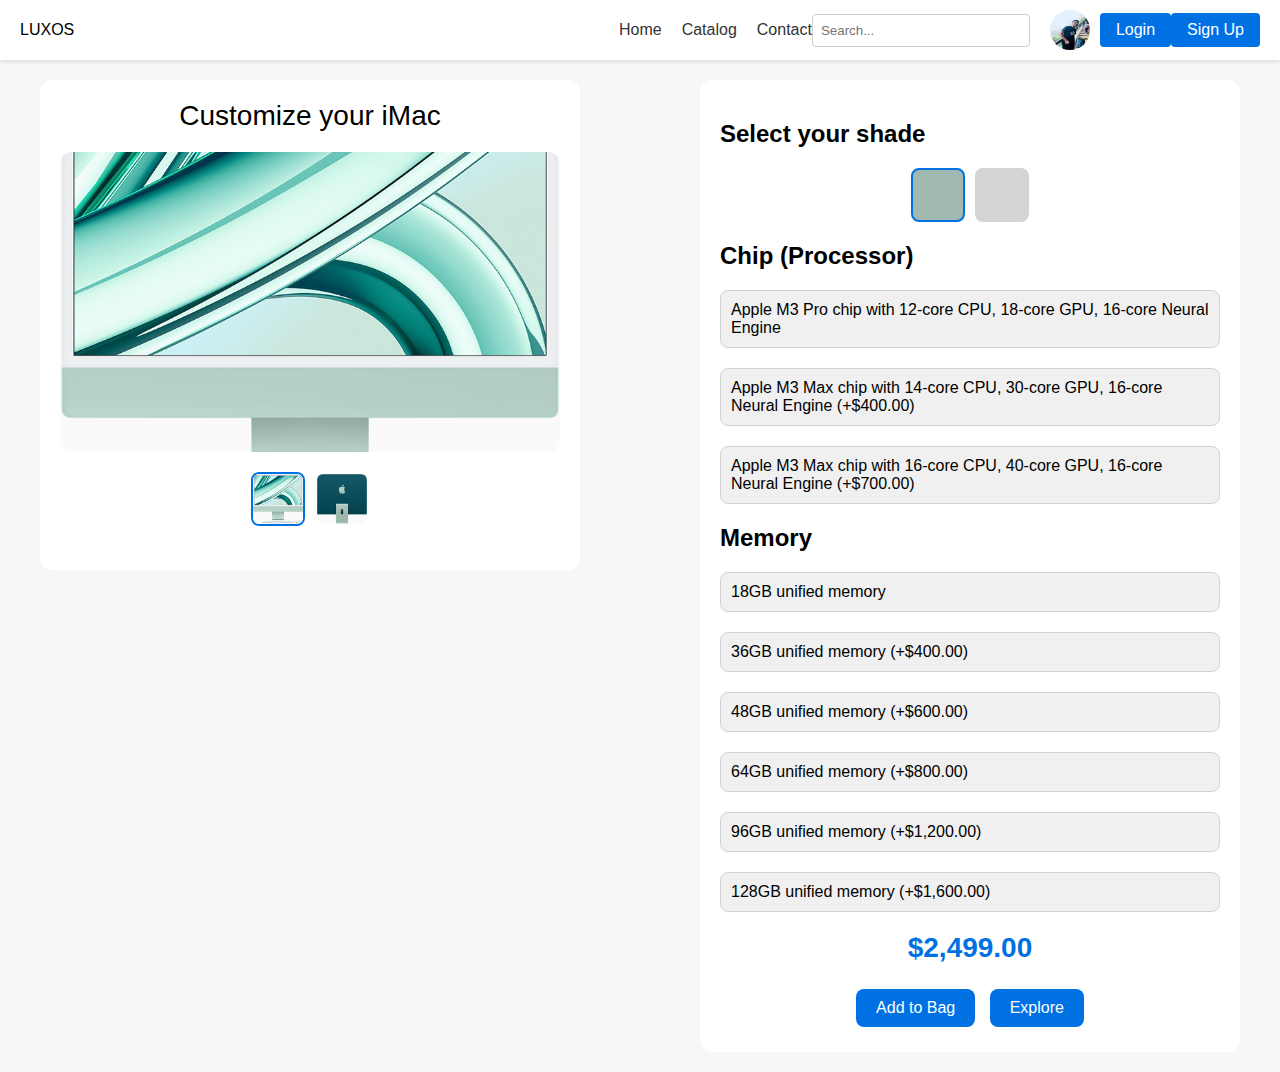
<file: shopnow.html>
<!DOCTYPE html>
<html lang="en">
<head>
    <meta charset="UTF-8">
    <meta name="viewport" content="width=device-width, initial-scale=1.0">
    <title>27-inch iMac</title>
    <link rel="stylesheet" href="https://unpkg.com/swiper/swiper-bundle.min.css">
    <style>
        body {
            font-family: Arial, Helvetica, sans-serif;
            margin: 0;
            padding: 0;
            background-color: #f7f7f7;
        }

        .header {
            background-color: #fff;
            box-shadow: 0 2px 4px rgba(0, 0, 0, 0.1);
            padding: 10px 20px;
        }

        .navbar {
            display: flex;
            justify-content: space-between;
            align-items: center;
        }

        .nav-left img {
            height: 60px;
            width: auto;
        }

        .nav-right {
            display: flex;
            align-items: center;
        }

        .nav-menu {
            list-style-type: none;
            margin: 0;
            padding: 0;
            display: flex;
        }

        .nav-menu li {
            margin-right: 20px;
        }

        .nav-menu li:last-child {
            margin-right: 0;
        }

        .nav-menu li a {
            text-decoration: none;
            color: #333;
            font-size: 16px;
            transition: color 0.3s;
        }

        .nav-menu li a:hover {
            color: #0071e3;
        }

        .search-bar {
            margin-right: 20px;
            padding: 8px;
            border-radius: 4px;
            border: 1px solid #ccc;
            width: 200px;
        }

        .profile-pic {
            height: 40px;
            width: 40px;
            border-radius: 50%;
            margin-right: 10px;
        }

        .login-btn, .signup-btn {
            padding: 8px 16px;
            border-radius: 4px;
            border: none;
            background-color: #0071e3;
            color: #fff;
            text-decoration: none;
            transition: background-color 0.3s;
        }

        .login-btn:hover, .signup-btn:hover {
            background-color: #005bb5;
        }

        .container {
            max-width: 1200px;
            margin: 0 auto;
            padding: 20px;
            display: flex;
            justify-content: space-between;
            align-items: flex-start;
            flex-wrap: wrap;
        }

        .product-section {
            background-color: #fff;
            padding: 20px;
            border-radius: 12px;
            margin-bottom: 20px;
            width: 100%;
            max-width: 500px;
        }

        .product-title {
            font-size: 28px;
            margin-bottom: 20px;
            text-align: center;
        }

        .product-image {
            margin-bottom: 20px;
        }

        .swiper-container {
            width: 100%;
            height: 300px;
        }

        .swiper-slide img {
            width: 100%;
            height: 100%;
            object-fit: cover;
            border-radius: 12px;
        }

        .image-selector {
            display: flex;
            justify-content: center;
            gap: 10px;
            margin-bottom: 20px;
        }

        .image-selector input[type="radio"] {
            display: none;
        }

        .image-selector label {
            cursor: pointer;
        }

        .image-selector img {
            width: 50px;
            height: 50px;
            border-radius: 8px;
            border: 2px solid transparent;
            transition: border-color 0.3s;
        }

        .image-selector input[type="radio"]:checked + label img {
            border-color: #0071e3;
        }

        .options-section {
            background-color: #fff;
            padding: 20px;
            border-radius: 12px;
            margin-left: 20px;
            width: calc(100% - 540px);
            max-width: 500px;
        }

        .color-selector {
            display: flex;
            justify-content: center;
            gap: 10px;
            margin-bottom: 20px;
        }

        .color-selector input[type="radio"] {
            display: none;
        }

        .color-selector label {
            cursor: pointer;
        }

        .color-selector div {
            width: 50px;
            height: 50px;
            border-radius: 8px;
            border: 2px solid transparent;
            transition: border-color 0.3s;
        }

        .color-selector input[type="radio"]:checked + label div {
            border-color: #0071e3;
        }

        .option {
            margin-bottom: 20px;
        }

        .option button {
            display: block;
            width: 100%;
            padding: 10px;
            font-size: 16px;
            text-align: left;
            border: 1px solid #d2d2d7;
            border-radius: 8px;
            background-color: #f0f0f0;
            cursor: pointer;
            transition: background-color 0.3s;
        }

        .option button:hover {
            background-color: #e5e5e5;
        }

        .price {
            font-size: 28px;
            font-weight: bold;
            text-align: center;
            margin-top: 20px;
            color: #0071e3;
        }

        .buy-buttons {
            text-align: center;
            margin-top: 20px;
        }

        .buy-buttons button {
            padding: 10px 20px;
            font-size: 16px;
            margin: 5px;
            cursor: pointer;
            border: none;
            border-radius: 8px;
            background-color: #0071e3;
            color: white;
            transition: background-color 0.3s;
        }

        .buy-buttons button:hover {
            background-color: #005bb5;
        }

        @media only screen and (max-width: 768px) {
            .container {
                padding: 20px 10px;
                justify-content: center;
            }

            .product-section,
            .options-section {
                width: 100%;
                margin-left: 0;
            }

            .navbar {
                flex-direction: column;
                align-items: center;
            }

            .nav-left,
            .nav-right {
                width: 100%;
                text-align: center;
                margin-bottom: 10px;
            }

            .nav-right {
                order: -1; /* Move nav-right to the top on smaller screens */
            }

            .nav-menu {
                flex-direction: column;
            }

            .search-bar {
                margin: 0 auto 10px auto;
            }
        }
    </style>
</head>
<body>
    <header class="header">
        <nav class="navbar">
            <div class="nav-left">
                LUXOS
            </div>
            <div class="nav-right">
                <ul class="nav-menu">
                    <li><a href="#">Home</a></li>
                    <li><a href="#">Catalog</a></li>
                    <li><a href="#">Contact</a></li>
                </ul>
                <input type="text" class="search-bar" placeholder="Search...">
                <img src="mypp.jpg" alt="Profile" class="profile-pic">
                <a href="#" class="login-btn">Login</a>
                <a href="#" class="signup-btn">Sign Up</a>
            </div>
        </nav>
    </header>
    <div class="container">
        <div class="product-section">
            <div class="product-title">Customize your iMac</div>
            <div class="product-image">
                <div class="swiper-container">
                    <div class="swiper-wrapper">
                        <div class="swiper-slide"><img src="imacfront.jpg" alt="iMac Front Image" id="mainImage"></div>
                    </div>
                    <div class="swiper-pagination"></div>
                </div>
            </div>
            <div class="image-selector">
                <input type="radio" id="img1" name="image" checked>
                <label for="img1"><img src="imacfront.jpg" alt="iMac Front Image"></label>

                <input type="radio" id="img2" name="image">
                <label for="img2"><img src="imacback.jpg" alt="iMac Back Image"></label>
            </div>
        </div>
        <div class="options-section">
            <h2>Select your shade</h2>
            <div class="color-selector">
                <input type="radio" id="color1" name="color" value="space-gray" checked>
                <label for="color1"><div style="background-color:#A0BAB1;"></div></label>

                <input type="radio" id="color2" name="color" value="silver">
                <label for="color2"><div style="background-color: #d4d4d4;"></div></label>
            </div>
            <h2>Chip (Processor)</h2>
            <div class="option">
                <button id="chip1" data-price="2499" onclick="updatePrice(this)">Apple M3 Pro chip with 12-core CPU, 18-core GPU, 16-core Neural Engine</button>
            </div>
            <div class="option">
                <button id="chip2" data-price="2899" onclick="updatePrice(this)">Apple M3 Max chip with 14-core CPU, 30-core GPU, 16-core Neural Engine (+$400.00)</button>
            </div>
            <div class="option">
                <button id="chip3" data-price="3199" onclick="updatePrice(this)">Apple M3 Max chip with 16-core CPU, 40-core GPU, 16-core Neural Engine (+$700.00)</button>
            </div>
            <h2>Memory</h2>
            <div class="option">
                <button id="memory1" data-price="2499" onclick="updatePrice(this)">18GB unified memory</button>
            </div>
            <div class="option">
                <button id="memory2" data-price="2899" onclick="updatePrice(this)">36GB unified memory (+$400.00)</button>
            </div>
            <div class="option">
                <button id="memory3" data-price="3099" onclick="updatePrice(this)">48GB unified memory (+$600.00)</button>
            </div>
            <div class="option">
                <button id="memory4" data-price="3299" onclick="updatePrice(this)">64GB unified memory (+$800.00)</button>
            </div>
            <div class="option">
                <button id="memory5" data-price="3699" onclick="updatePrice(this)">96GB unified memory (+$1,200.00)</button>
            </div>
            <div class="option">
                <button id="memory6" data-price="4099" onclick="updatePrice(this)">128GB unified memory (+$1,600.00)</button>
            </div>
            <div id="total-price" class="price">$2,499.00</div>
            <div class="buy-buttons">
                <button>Add to Bag</button>
                <button>Explore</button>
            </div>
        </div>
    </div>
    <script src="https://unpkg.com/swiper/swiper-bundle.min.js"></script>
    <script>
        var swiper = new Swiper('.swiper-container', {
            loop: true,
            pagination: {
                el: '.swiper-pagination',
                clickable: true,
            },
        });
        document.querySelectorAll('.color-selector input').forEach(input => {
            input.addEventListener('change', function () {
                const selectedColor = this.value;
                const images = colorImages[selectedColor];
                document.getElementById('mainImage').src = images[0];
                document.querySelectorAll('.image-selector img')[0].src = images[0];
                document.querySelectorAll('.image-selector img')[1].src = images[1];
                document.getElementById('img1').checked = true;
            });
        });

        document.querySelectorAll('.image-selector input').forEach(input => {
            input.addEventListener('change', function () {
                const selectedImage = this.nextElementSibling.querySelector('img').src;
                document.getElementById('mainImage').src = selectedImage;
            });
        });

        function updatePrice(btn) {
            const price = btn.getAttribute('data-price');
            document.getElementById('total-price').textContent = `$${price}.00`;
        }
    </script>
</body>
</html>
</file>
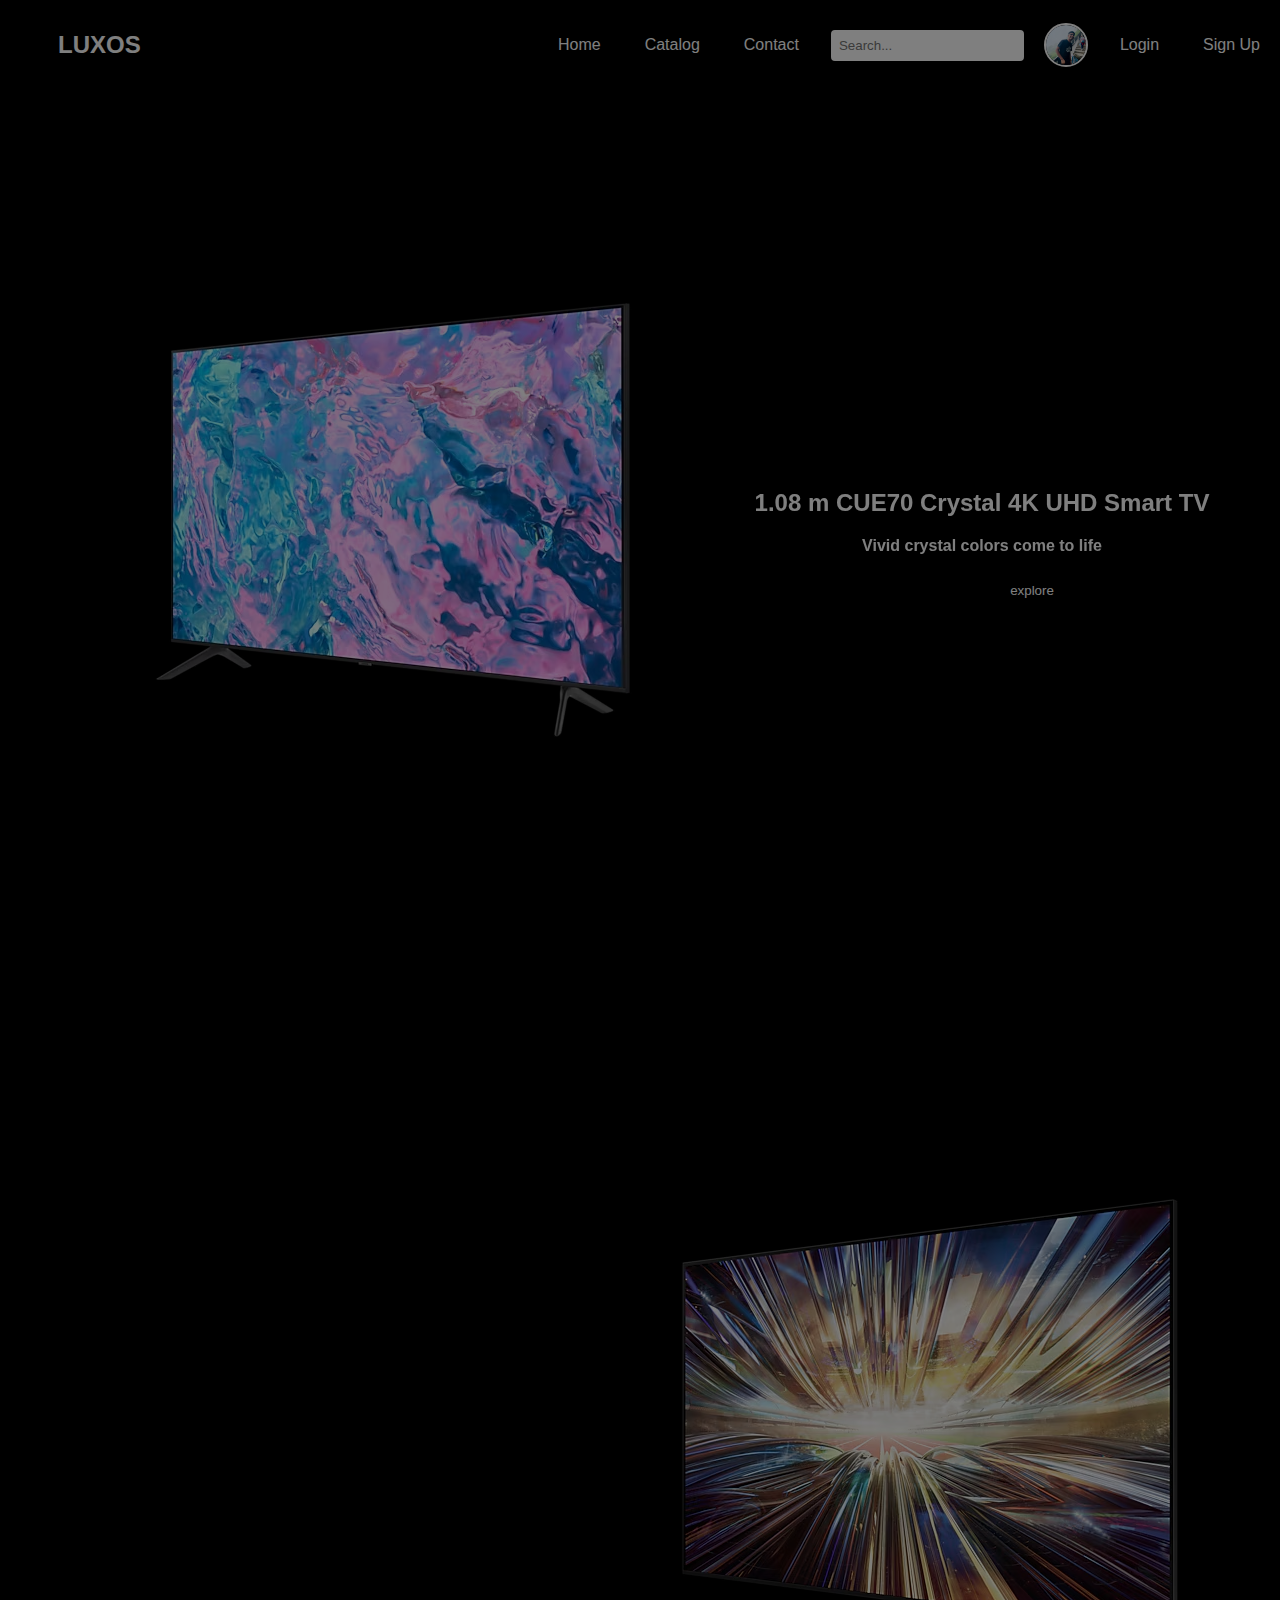
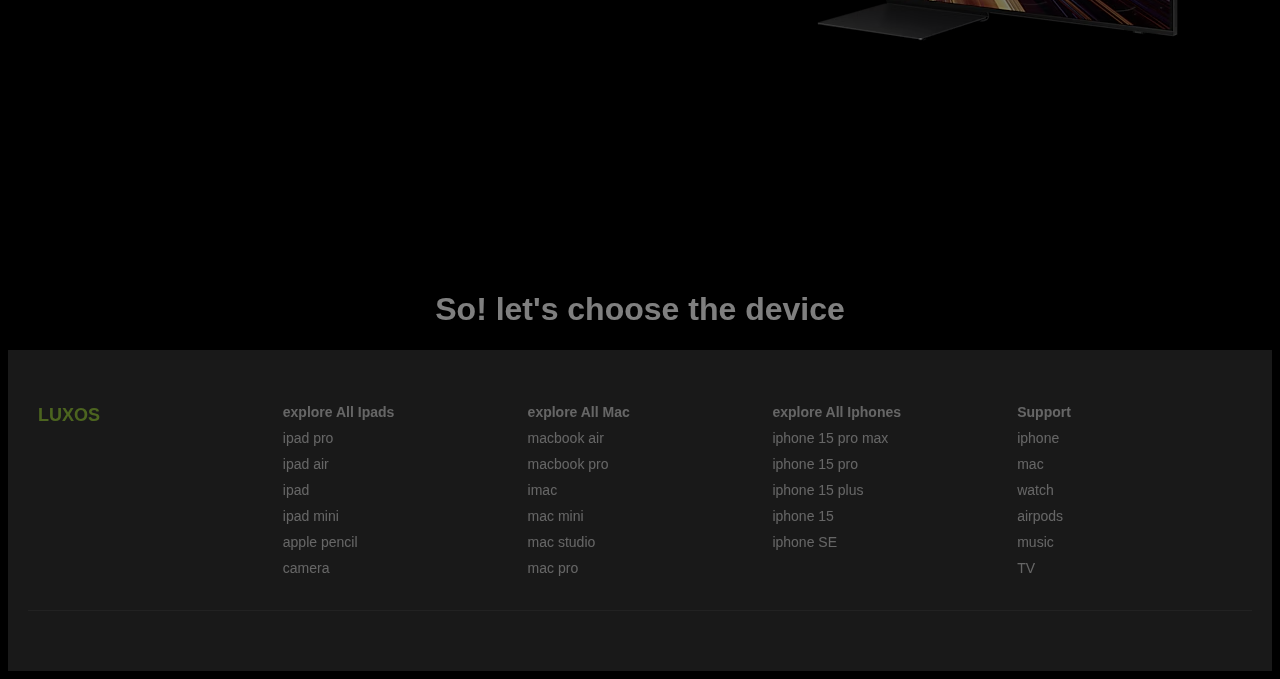
<file: television.html>
<!DOCTYPE html>
<html lang="en">
<head>
    <meta charset="UTF-8">
    <meta name="viewport" content="width=device-width, initial-scale=1.0">
    <title>1.63 m QN800D Neo QLED 8K Smart TV</title>
    <link rel="stylesheet" href="https://unpkg.com/swiper/swiper-bundle.min.css">
    <style>
        body {
        font-family:Arial, Helvetica, sans-serif;
        margin-top: 20px;
        background: #000;
        opacity: 0;
        transition: opacity 0.2s ease;
    }

    .navbar {
        display: flex;
        justify-content: space-between;
        align-items: center;
        background-color:black;
        color: white;
        position: sticky;
    }
    
    .nav-left .nav-logo {
        font-size: 24px;
        font-weight: bold;
        margin-left: 50px;
        color:white;
        text-decoration: none;
    }
    
    .nav-right {
        display: flex;
        align-items: center;
        gap: 20px;
    }
    
    .nav-right .nav-menu {
        list-style: none;
        display: flex;
        gap: 20px;
    }
    
    .nav-right .nav-menu li a {
        color: white;
        text-decoration: none;
        padding: 8px 12px;
        border-radius: 4px;
        transition: background-color 0.3s ease;
    }
    
    .nav-right .nav-menu li a:hover {
        background-color: #cdefd5;
    }
    
    .search-bar {
        padding: 5px;
        border: solid white;
        border-radius: 4px;

    }
    .profile-pic {
        width: 40px;
        height: 40px;
        border-radius: 50%;
        object-fit: cover;
        border: 2px solid #fff;
    }
    
    .login-btn, .signup-btn {
        color: white;
        text-decoration: none;
        padding: 8px 12px;
        border-radius: 4px;
        transition: background-color 0.3s ease;
    }
    
    .login-btn:hover, .signup-btn:hover {
        background-color:#cdefd5 ;
    }
        footer {
            background-color: #333;
            color: #fff;
            padding: 40px 20px;
            font-size: 14px;
        }

        .footer-container {
            display: flex;
            justify-content: space-between;
            border-bottom: 1px solid #444;
            padding-bottom: 20px;
        }

        .footer-section {
            flex: 1;
            margin: 0 10px;
        }

        .footer-section h2 {
            font-size: 18px;
            margin-bottom: 10px;
            color: #98c93e;
            transition: color 0.3s;
        }

        .footer-section p,
        .footer-section ul li a {
            color: #ccc;
            text-decoration: none;
            transition: color 0.3s;
        }

        .footer-section p:hover,
        .footer-section ul li a:hover,
        .footer-section h2:hover {
            color: #98c93e;
        }

        .footer-section ul {
            list-style: none;
            padding: 0;
        }

        .footer-section ul li {
            margin-bottom: 10px;
        }

        .footer-bottom {
            display: flex;
            justify-content: space-between;
            align-items: center;
            padding-top: 20px;
        }

        .social-icons {
            display: flex;
            gap: 15px;
        }

        .social-icons a {
            color: #ccc;
            font-size: 18px;
            text-decoration: none;
            transition: color 0.3s;
        }

        .social-icons a:hover {
            color: #98c93e;
        }

        .footer-bottom p {
            margin: 0;
            transition: color 0.3s;
        }

        .footer-bottom p:hover {
            color: #98c93e;
        }
    #luxos{
        padding-right: 550px;
    }
    .scroll-section {
        height: 100vh;
        display: flex;
        justify-content: center;
        align-items: center;
        position: relative;
        overflow: hidden;
        color: white;
        text-align: center;
    }


    .content {
        position: relative;
        z-index: 1;
        max-width: 800px;
        padding: 20px;
        background: rgba(0, 0, 0, 0.5);
        border-radius: 10px;

    }
    .content h2, .content p,.content h1 ,.content button{
        opacity: 0;
        transform: translateY(50px);
        transition: opacity 1s ease-in-out, transform 1s ease-in-out;
    }
    .content.visible h2, .content.visible p , .content.visible h1, .content.visible button {
        opacity: 1;
        transform: translateY(0);
    }
    .content h1{
        transition-delay: 0.1s;
    }
    .content h2 {
        transition-delay: 0.2s;
    }
    .content p {
        transition-delay: 0.3s;
    }
    .content button {
        transition-delay: 0.3s;
    }
    .imgremote{
        border-radius: 20px;
    }
    .proccesor{
        border-radius: 10px;
    }
    .buynow{
        position: absolute;
        background-color:black;
        color: white;
        border: none;
        height: 40px;
        width: 100px;
        border-radius: 20px;
        cursor: pointer;
        
      }
      .buynow:hover{
        background:#333;
        color: white;
      }
    </style>
</head>
<body>
    <header class="header">
        <nav class="navbar">
            <div class="nav-left">
                <a href="luxos.html" class="nav-logo">LUXOS</a>
            </div>
            <div class="nav-right">
                <ul class="nav-menu">
                    <li><a href="luxos.html">Home</a></li>
                    <li><a href="#">Catalog</a></li>
                    <li><a href="#">Contact</a></li>
                </ul>
                <input type="text" class="search-bar" placeholder="Search...">
                <img src="mypp.jpg" alt="Profile" class="profile-pic">
                <a href="#" class="login-btn">Login</a>
                <a href="#" class="signup-btn">Sign Up</a>
            </div>
        </nav>
    </header>
    <section class="scroll-section" id="section1">
        <img src="samsung4k1.png" alt="">
    <div class="content">
        <h2><b>1.08 m CUE70 Crystal 4K UHD Smart TV</b></h2>
        <p><b>Vivid crystal colors come to life</b></p>
        <a href="samsung4k.html"><button class="buynow" onclick="buyNow()">explore</button></a>
    </div>
</section>
<section class="scroll-section" id="section2">
    <div class="content">
        <h1>1.63 m QN800D Neo QLED 8K Smart TV</h1>
        <p>Upscale every moment with more Wow</p>
        <a href="samsung8ktv.html"><button class="buynow" onclick="buyNow()">explore</button></a>
    </div>
    <img src="samsung8k2.png" class="proccesor">
</section>
<center><h1 style="color:white;">So! let's choose the device</h1></center>
    <footer>
        <div class="footer-container">
            <div class="footer-section logo">
                <h2>LUXOS</h2>
                <p></p>
            </div>
            <div class="footer-section">
                <ul>
                    <li class="li"><a href="#"><b>explore All Ipads</b></a></li>
                    <li class="li"><a href="#">ipad pro</a></li>
                    <li class="li"><a href="#">ipad air</a></li>
                    <li class="li"><a href="#">ipad</a></li>
                    <li class="li"><a href="#">ipad mini</a></li>
                    <li class="li"><a href="#">apple pencil</a></li>
                    <li class="li"><a href="#">camera</a></li>
                </ul>
            </div>
            <div class="footer-section">
                <ul>
                    <li class="li"><a href="#"><b>explore All Mac</b></a></li>
                    <li class="li"><a href="#">macbook air</a></li>
                    <li class="li"><a href="#">macbook pro</a></li>
                    <li class="li"><a href="#">imac</a></li>
                    <li class="li"><a href="#">mac mini</a></li>
                    <li class="li"><a href="#">mac studio</a></li>
                    <li class="li"><a href="#">mac pro</a></li>
                </ul>
            </div>
            
            <div class="footer-section">
                <ul>
                    <li class="li"><a href="#"><b>explore All Iphones</b></a></li>
                    <li class="li"><a href="#">iphone 15 pro max</a></li>
                    <li class="li"><a href="#">iphone 15 pro</a></li>
                    <li class="li"><a href="#">iphone 15 plus</a></li>
                    <li class="li"><a href="#">iphone 15</a></li>
                    <li class="li"><a href="#">iphone SE</a></li>
                </ul>
            </div>
            <div class="footer-section">
                <ul>
                    <li class="li"><a href="#"><b>Support</b></a></li>
                    <li class="li"><a href="#">iphone</a></li>
                    <li class="li"><a href="#">mac</a></li>
                    <li class="li"><a href="#">watch</a></li>
                    <li class="li"><a href="#">airpods</a></li>
                    <li class="li"><a href="#">music</a></li>
                    <li class="li"><a href="#">TV</a></li>
                </ul>
            </div>
        </div>
        <div class="footer-bottom">
            <div class="social-icons">
                <a href="#"><i class="fa-brands fa-github"></i></a>
                <a href="#"><i class="fa-brands fa-facebook"></i></a>
                <a href="#"><i class="fa-brands fa-instagram"></i></a>
            </div>
        </div>
    </footer>
    <script src="https://unpkg.com/swiper/swiper-bundle.min.js"></script>
    <script src="https://unpkg.com/swiper/swiper-bundle.min.js"></script>
<script>
    window.onload = function() {
        fadeIn(document.body); // Call the fadeIn function when the window loads
      };
    
      function fadeIn(element) {
        var opacity = 0;
        var timer = setInterval(function() {
          if (opacity >= 1) {
            clearInterval(timer);
          }
          element.style.opacity = opacity;
          opacity += 0.1; // Adjust the increment for smoother or faster animation
        }, 100); // Adjust the interval for smoother or faster animation
      } 
    const mainImage = document.getElementById('mainImage');
    const images = document.querySelectorAll('.image-selector input');

    images.forEach(image => {
        image.addEventListener('change', function () {
            const selectedImage = this.nextElementSibling.querySelector('img').src;
            mainImage.src = selectedImage;
        });
    });

    const swiper = new Swiper('.swiper-container', {
        loop: true,
        pagination: {
            el: '.swiper-pagination',
            clickable: true,
        },
    });
    document.addEventListener('DOMContentLoaded', function() {
        const sections = document.querySelectorAll('.scroll-section');
        const header = document.querySelector('header');

        const observer = new IntersectionObserver(entries => {
            entries.forEach(entry => {
                if (entry.isIntersecting) {
                    entry.target.querySelector('.content').classList.add('visible');
                }
            });
        }, { threshold: 0.5 });

        sections.forEach(section => {
            observer.observe(section);
        });

        window.addEventListener('scroll', () => {
            if (window.scrollY > 50) {
                header.classList.add('scrolled');
            } else {
                header.classList.remove('scrolled');
            }
        });
    });
</script>
</body>
</html>
</file>
<file: header.css>
.navbar {
    display: flex;
    justify-content: space-between;
    align-items: center;
    background-color:transparent;
    color: #fff;
    position: sticky;
}

.nav-left .nav-logo {
    font-size: 24px;
    font-weight: bold;
    color:#333;
    text-decoration: none;
}

.nav-right {
    display: flex;
    align-items: center;
    gap: 20px;
}

.nav-right .nav-menu {
    list-style: none;
    display: flex;
    gap: 20px;
}

.nav-right .nav-menu li a {
    color: #333;
    text-decoration: none;
    padding: 8px 12px;
    border-radius: 4px;
    transition: background-color 0.3s ease;
}

.nav-right .nav-menu li a:hover {
    background-color: #cdefd5;
}

.search-bar {
    padding: 5px;
    border: none;
    border-radius: 4px;
    border: #333 solid;
}

.profile-pic {
    width: 40px;
    height: 40px;
    border-radius: 50%;
    object-fit: cover;
    border: 2px solid #fff;
}

.login-btn, .signup-btn {
    color: #333;
    text-decoration: none;
    padding: 8px 12px;
    border-radius: 4px;
    transition: background-color 0.3s ease;
}

.login-btn:hover, .signup-btn:hover {
    background-color:#cdefd5 ;
}
</file>
